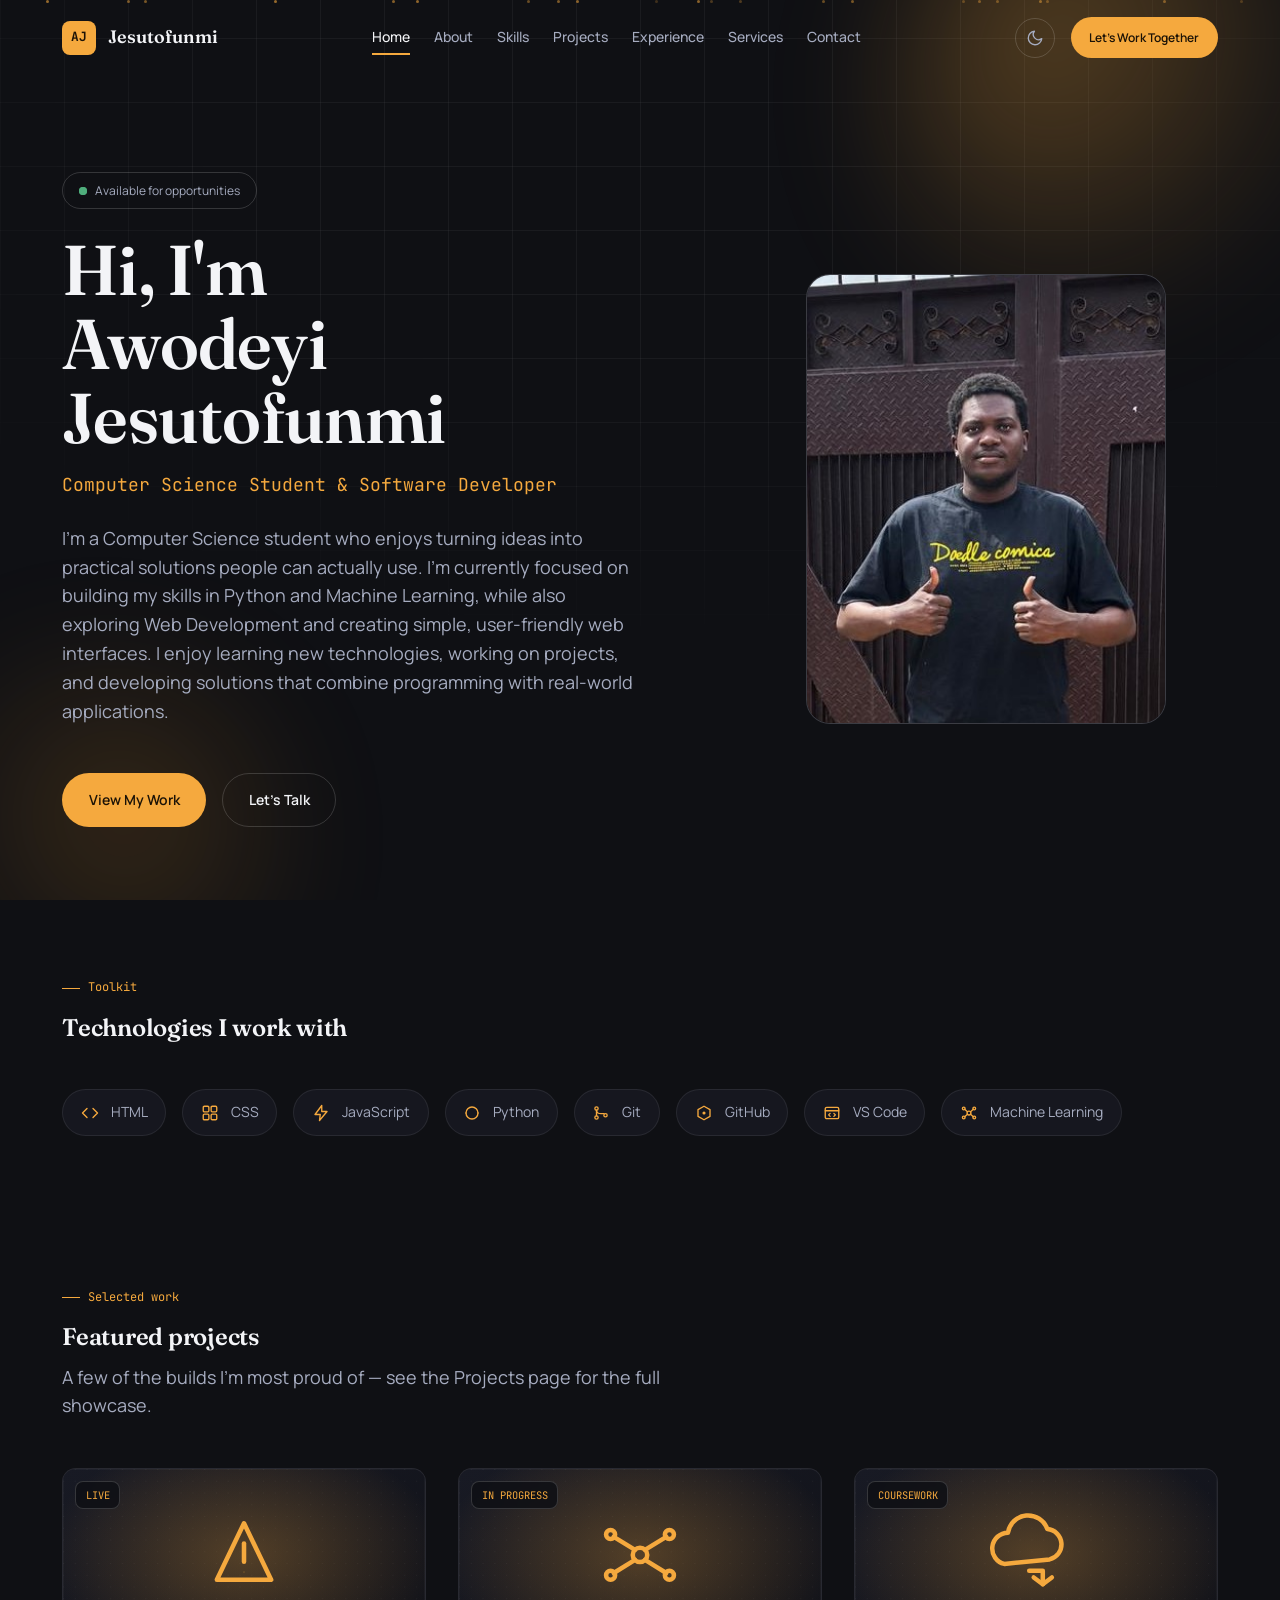
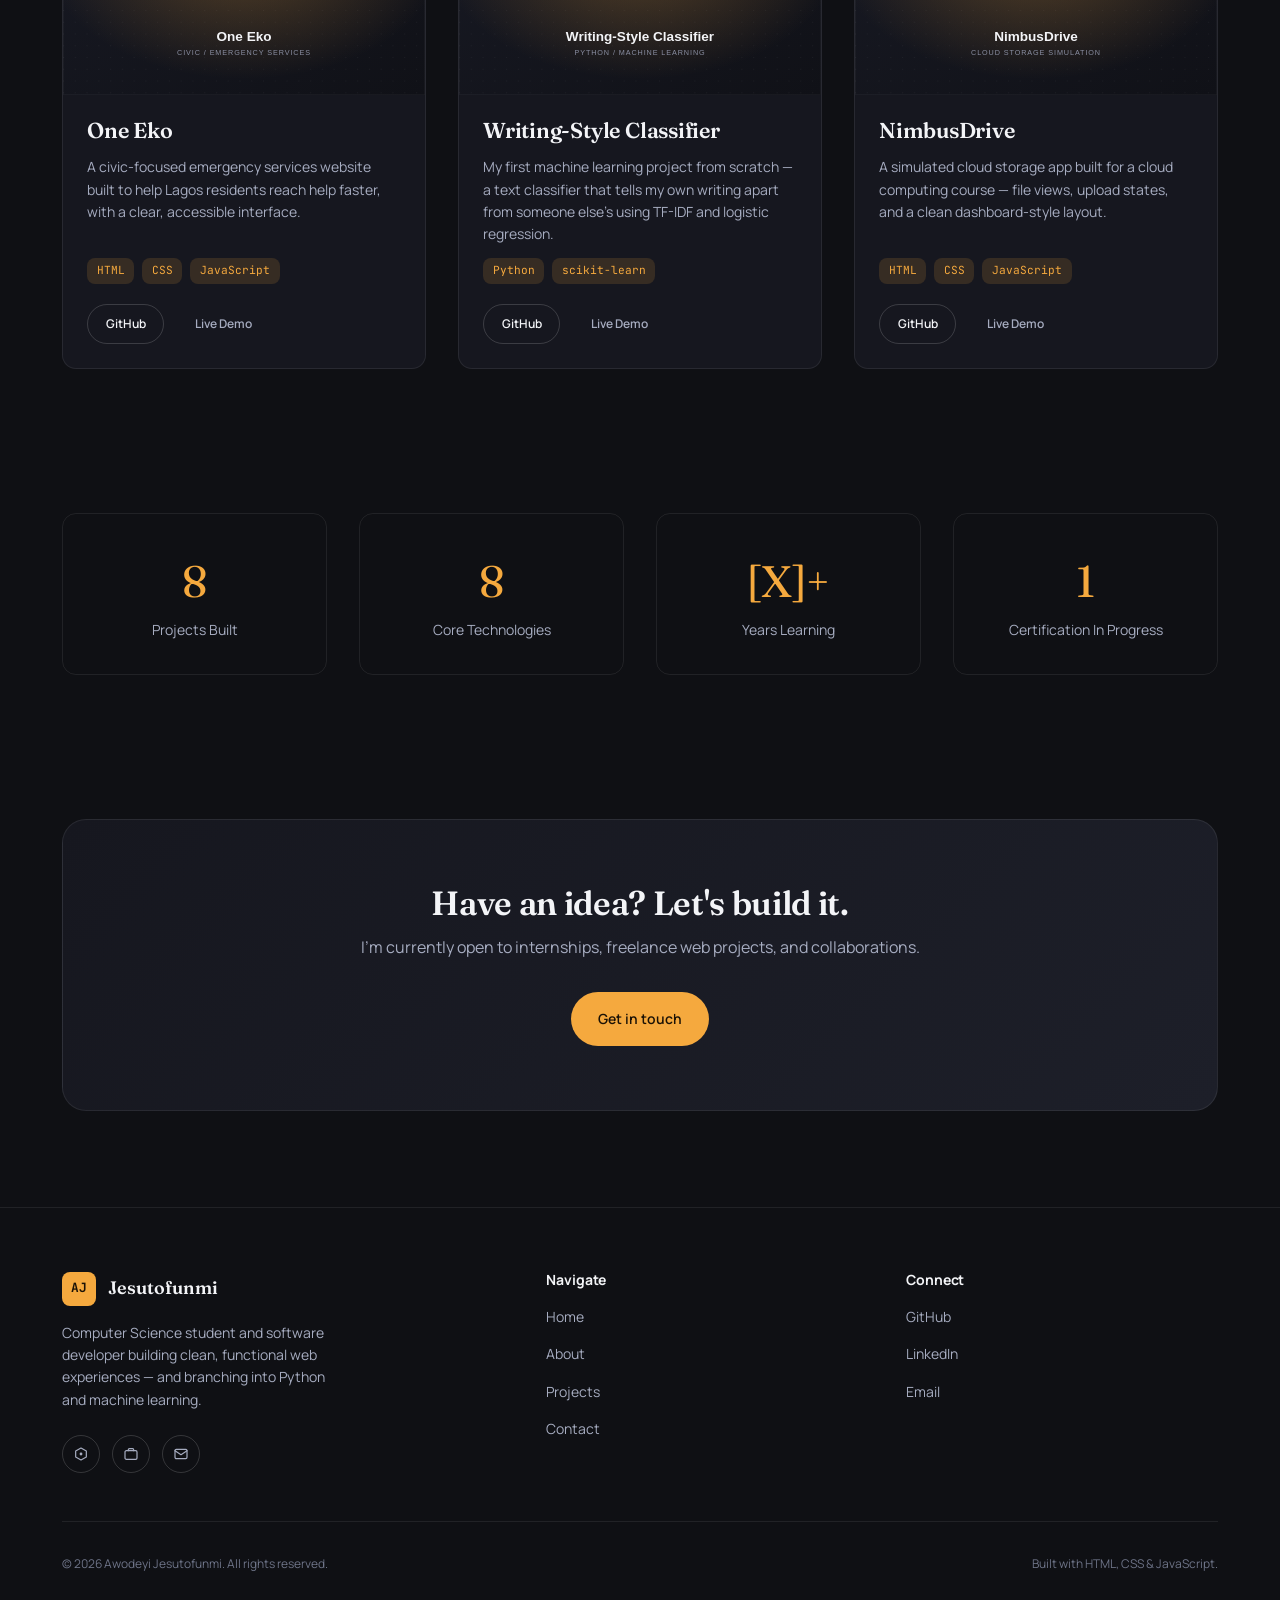
<file: index.html>
<!DOCTYPE html>
<html lang="en">
<head>
  <meta charset="UTF-8" />
  <meta name="viewport" content="width=device-width, initial-scale=1.0" />
  <title>Awodeyi Jesutofunmi — Computer Science Student &amp; Software Developer</title>
  <meta name="description" content="Portfolio of Awodeyi Jesutofunmi, a Computer Science student and software developer building web projects with HTML, CSS, JavaScript and Python." />
  <link rel="icon" type="image/svg+xml" href="images/favicon.svg" />

  <link rel="preconnect" href="https://fonts.googleapis.com" />
  <link rel="preconnect" href="https://fonts.gstatic.com" crossorigin />
  <link href="https://fonts.googleapis.com/css2?family=Fraunces:ital,opsz,wght@0,9..144,500;0,9..144,600;1,9..144,500&family=Manrope:wght@400;500;600;700;800&family=JetBrains+Mono:wght@400;500&display=swap" rel="stylesheet" />
  <link rel="stylesheet" href="css/style.css" />
</head>
<body>
  <a href="#main" class="skip-link">Skip to main content</a>

  <!-- Decorative background layer: grid pattern, gradient blobs, floating particles -->
  <div class="bg-decor" aria-hidden="true">
    <div class="bg-grid"></div>
    <div class="blob blob-1"></div>
    <div class="blob blob-2"></div>
    <div class="particle-field" data-particles></div>
  </div>

  <!-- ============ NAVBAR ============ -->
  <header class="navbar">
    <div class="container nav-inner">
      <a href="index.html" class="logo">
        <span class="logo-mark">AJ</span>
        <span class="logo-name">Jesutofunmi</span>
      </a>

      <nav class="nav-links" id="nav-links" aria-label="Primary">
        <a href="index.html">Home</a>
        <a href="about.html">About</a>
        <a href="skills.html">Skills</a>
        <a href="projects.html">Projects</a>
        <a href="experience.html">Experience</a>
        <a href="services.html">Services</a>
        <a href="contact.html">Contact</a>
      </nav>

      <div class="nav-actions">
        <button class="theme-toggle" type="button" aria-label="Toggle light and dark theme">
          <svg class="icon-moon" viewBox="0 0 24 24" fill="none" stroke="currentColor" stroke-width="1.8" stroke-linecap="round" stroke-linejoin="round" aria-hidden="true"><path d="M21 12.8A9 9 0 1 1 11.2 3a7 7 0 0 0 9.8 9.8Z"/></svg>
          <svg class="icon-sun" viewBox="0 0 24 24" fill="none" stroke="currentColor" stroke-width="1.8" stroke-linecap="round" stroke-linejoin="round" aria-hidden="true"><circle cx="12" cy="12" r="4.2"/><path d="M12 2.5v2.2M12 19.3v2.2M4.2 4.2l1.6 1.6M18.2 18.2l1.6 1.6M2.5 12h2.2M19.3 12h2.2M4.2 19.8l1.6-1.6M18.2 5.8l1.6-1.6"/></svg>
        </button>
        <a href="contact.html" class="btn btn-primary btn-sm nav-cta">
          <span class="nav-cta-full">Let's Work Together</span>
          <span class="nav-cta-short">Contact</span>
        </a>
        <button class="nav-toggle" type="button" aria-label="Open menu" aria-expanded="false" aria-controls="nav-links">
          <span class="nav-toggle-bars"><span></span><span></span><span></span></span>
        </button>
      </div>
    </div>
  </header>

  <main id="main">

    <!-- ============ HERO ============ -->
    <section class="hero container hero-grid">
      <div class="hero-copy reveal">
        <div class="status-pill">
          <span class="status-dot"></span>
          Available for opportunities
        </div>

        <h1 class="hero-title">
          <span class="line">Hi, I'm</span>
          <span class="line">Awodeyi Jesutofunmi</span>
        </h1>
        <p class="hero-role">Computer Science Student &amp; Software Developer</p>

        <p class="hero-intro">
          I'm a Computer Science student who enjoys turning ideas into practical solutions people can actually use. I'm currently focused on building my skills in Python and Machine Learning, while also exploring Web Development and creating simple, user-friendly web interfaces. I enjoy learning new technologies, working on projects, and developing solutions that combine programming with real-world applications.

        </p>

        <div class="hero-ctas">
          <a href="projects.html" class="btn btn-primary">View My Work</a>
          <a href="contact.html" class="btn btn-outline">Let's Talk</a>
        </div>
      </div>

      <div class="hero-visual reveal">
        <div class="hero-photo-frame">
          <span class="hero-frame-corner tl" aria-hidden="true"></span>
          <span class="hero-frame-corner br" aria-hidden="true"></span>
          <img src="images/jaytee.jpeg" alt="Placeholder portrait of Awodeyi Jesutofunmi — replace with a real photo" />
        </div>
      </div>
    </section>

    <!-- ============ TECH STACK ============ -->
    <section class="section section-tight container">
      <div class="section-header reveal">
        <span class="eyebrow">Toolkit</span>
        <h2>Technologies I work with</h2>
      </div>

      <div class="tech-strip reveal-stagger">
        <span class="tech-chip">
          <svg viewBox="0 0 24 24" fill="none" stroke="currentColor" stroke-width="1.8" stroke-linecap="round" stroke-linejoin="round"><polyline points="8 6 2 12 8 18"/><polyline points="16 6 22 12 16 18"/></svg>
          HTML
        </span>
        <span class="tech-chip">
          <svg viewBox="0 0 24 24" fill="none" stroke="currentColor" stroke-width="1.8" stroke-linecap="round" stroke-linejoin="round"><rect x="3" y="3" width="7.5" height="7.5" rx="1.5"/><rect x="13.5" y="3" width="7.5" height="7.5" rx="1.5"/><rect x="13.5" y="13.5" width="7.5" height="7.5" rx="1.5"/><rect x="3" y="13.5" width="7.5" height="7.5" rx="1.5"/></svg>
          CSS
        </span>
        <span class="tech-chip">
          <svg viewBox="0 0 24 24" fill="none" stroke="currentColor" stroke-width="1.8" stroke-linecap="round" stroke-linejoin="round"><polygon points="13 2 4 14 11 14 10 22 20 10 13 10 13 2"/></svg>
          JavaScript
        </span>
        <span class="tech-chip">
          <svg viewBox="0 0 24 24" fill="none" stroke="currentColor" stroke-width="1.8" stroke-linecap="round"><path d="M4 12C4 7.6 7.6 4 12 4s8 3.6 8 8"/><path d="M20 12c0 4.4-3.6 8-8 8s-8-3.6-8-8"/></svg>
          Python
        </span>
        <span class="tech-chip">
          <svg viewBox="0 0 24 24" fill="none" stroke="currentColor" stroke-width="1.8" stroke-linecap="round" stroke-linejoin="round"><circle cx="6" cy="6" r="2.2"/><circle cx="6" cy="18" r="2.2"/><circle cx="18" cy="15" r="2.2"/><line x1="6" y1="8.2" x2="6" y2="15.8"/><path d="M6 8.5c0 3.5 2.8 4.3 6.2 4.3H16"/></svg>
          Git
        </span>
        <span class="tech-chip">
          <svg viewBox="0 0 24 24" fill="none" stroke="currentColor" stroke-width="1.8" stroke-linejoin="round"><polygon points="12 3 20 7.5 20 16.5 12 21 4 16.5 4 7.5"/><circle cx="12" cy="12" r="2.1" fill="currentColor" stroke="none"/></svg>
          GitHub
        </span>
        <span class="tech-chip">
          <svg viewBox="0 0 24 24" fill="none" stroke="currentColor" stroke-width="1.8" stroke-linecap="round" stroke-linejoin="round"><rect x="3" y="4.5" width="18" height="15" rx="2"/><line x1="3" y1="9" x2="21" y2="9"/><polyline points="9.5 12.5 7.5 14.5 9.5 16.5"/><polyline points="14.5 12.5 16.5 14.5 14.5 16.5"/></svg>
          VS Code
        </span>
        <span class="tech-chip">
          <svg viewBox="0 0 24 24" fill="none" stroke="currentColor" stroke-width="1.8" stroke-linecap="round"><circle cx="12" cy="12" r="2.6"/><circle cx="5" cy="6" r="1.8"/><circle cx="19" cy="6" r="1.8"/><circle cx="5" cy="18" r="1.8"/><circle cx="19" cy="18" r="1.8"/><line x1="10" y1="10.5" x2="6.3" y2="7"/><line x1="14" y1="10.5" x2="17.7" y2="7"/><line x1="10" y1="13.5" x2="6.3" y2="17"/><line x1="14" y1="13.5" x2="17.7" y2="17"/></svg>
          Machine Learning
        </span>
      </div>
    </section>

    <!-- ============ FEATURED PROJECTS ============ -->
    <section class="section container">
      <div class="section-header reveal">
        <span class="eyebrow">Selected work</span>
        <h2>Featured projects</h2>
        <p>A few of the builds I'm most proud of — see the Projects page for the full showcase.</p>
      </div>

      <div class="project-grid reveal-stagger">
        <article class="project-card">
          <div class="project-thumb">
            <span class="project-status">LIVE</span>
            <img src="images/projects/one-eko.svg" alt="One Eko project thumbnail" />
          </div>
          <div class="project-body">
            <h3>One Eko</h3>
            <p>A civic-focused emergency services website built to help Lagos residents reach help faster, with a clear, accessible interface.</p>
            <div class="project-tags">
              <span class="tag">HTML</span>
              <span class="tag">CSS</span>
              <span class="tag">JavaScript</span>
            </div>
            <div class="project-links">
              <a href="#" class="btn btn-outline btn-sm">GitHub</a>
              <a href="#" class="btn btn-ghost btn-sm">Live Demo</a>
            </div>
          </div>
        </article>

        <article class="project-card">
          <div class="project-thumb">
            <span class="project-status">IN PROGRESS</span>
            <img src="images/projects/writing-classifier.svg" alt="Writing-style classifier project thumbnail" />
          </div>
          <div class="project-body">
            <h3>Writing-Style Classifier</h3>
            <p>My first machine learning project from scratch — a text classifier that tells my own writing apart from someone else's using TF-IDF and logistic regression.</p>
            <div class="project-tags">
              <span class="tag">Python</span>
              <span class="tag">scikit-learn</span>
            </div>
            <div class="project-links">
              <a href="#" class="btn btn-outline btn-sm">GitHub</a>
              <a href="#" class="btn btn-ghost btn-sm">Live Demo</a>
            </div>
          </div>
        </article>

        <article class="project-card">
          <div class="project-thumb">
            <span class="project-status">COURSEWORK</span>
            <img src="images/projects/nimbusdrive.svg" alt="NimbusDrive project thumbnail" />
          </div>
          <div class="project-body">
            <h3>NimbusDrive</h3>
            <p>A simulated cloud storage app built for a cloud computing course — file views, upload states, and a clean dashboard-style layout.</p>
            <div class="project-tags">
              <span class="tag">HTML</span>
              <span class="tag">CSS</span>
              <span class="tag">JavaScript</span>
            </div>
            <div class="project-links">
              <a href="#" class="btn btn-outline btn-sm">GitHub</a>
              <a href="#" class="btn btn-ghost btn-sm">Live Demo</a>
            </div>
          </div>
        </article>
      </div>
    </section>

    <!-- ============ STATS ============ -->
    <section class="section-tight container">
      <div class="stats-grid reveal-stagger">
        <div class="stat">
          <span class="stat-num">8</span>
          <span class="stat-label">Projects Built</span>
        </div>
        <div class="stat">
          <span class="stat-num">8</span>
          <span class="stat-label">Core Technologies</span>
        </div>
        <div class="stat">
          <!-- Update this number to how long you've actually been learning to code -->
          <span class="stat-num">[X]+</span>
          <span class="stat-label">Years Learning</span>
        </div>
        <div class="stat">
          <span class="stat-num">1</span>
          <span class="stat-label">Certification In Progress</span>
        </div>
      </div>
    </section>

    <!-- ============ CTA BANNER ============ -->
    <section class="section container">
      <div class="cta-banner reveal">
        <h2>Have an idea? Let's build it.</h2>
        <p>I'm currently open to internships, freelance web projects, and collaborations.</p>
        <a href="contact.html" class="btn btn-primary">Get in touch</a>
      </div>
    </section>

  </main>

  <!-- ============ FOOTER ============ -->
  <footer class="site-footer">
    <div class="container">
      <div class="footer-top">
        <div class="footer-brand">
          <a href="index.html" class="logo">
            <span class="logo-mark">AJ</span>
            <span class="logo-name">Jesutofunmi</span>
          </a>
          <p>Computer Science student and software developer building clean, functional web experiences — and branching into Python and machine learning.</p>
          <div class="footer-social" style="margin-top: 1.5rem;">
            <a href="#" aria-label="GitHub profile">
              <svg viewBox="0 0 24 24" fill="none" stroke="currentColor" stroke-width="1.8" stroke-linejoin="round"><polygon points="12 3 20 7.5 20 16.5 12 21 4 16.5 4 7.5"/><circle cx="12" cy="12" r="2.1" fill="currentColor" stroke="none"/></svg>
            </a>
            <a href="#" aria-label="LinkedIn profile">
              <svg viewBox="0 0 24 24" fill="none" stroke="currentColor" stroke-width="1.8" stroke-linecap="round" stroke-linejoin="round"><rect x="3" y="7" width="18" height="13" rx="2"/><path d="M8 7V5.5A1.5 1.5 0 0 1 9.5 4h5A1.5 1.5 0 0 1 16 5.5V7"/></svg>
            </a>
            <a href="contact.html" aria-label="Contact by email">
              <svg viewBox="0 0 24 24" fill="none" stroke="currentColor" stroke-width="1.8" stroke-linecap="round" stroke-linejoin="round"><rect x="3" y="5" width="18" height="14" rx="2"/><polyline points="3 7 12 13 21 7"/></svg>
            </a>
          </div>
        </div>

        <div class="footer-col">
          <h4>Navigate</h4>
          <ul>
            <li><a href="index.html">Home</a></li>
            <li><a href="about.html">About</a></li>
            <li><a href="projects.html">Projects</a></li>
            <li><a href="contact.html">Contact</a></li>
          </ul>
        </div>

        <div class="footer-col">
          <h4>Connect</h4>
          <ul>
            <li><a href="#">GitHub</a></li>
            <li><a href="#">LinkedIn</a></li>
            <li><a href="contact.html">Email</a></li>
          </ul>
        </div>
      </div>

      <div class="footer-bottom">
        <span>&copy; <span data-year></span> Awodeyi Jesutofunmi. All rights reserved.</span>
        <span>Built with HTML, CSS &amp; JavaScript.</span>
      </div>
    </div>
  </footer>

  <button class="back-to-top" type="button" aria-label="Back to top">
    <svg viewBox="0 0 24 24" fill="none" stroke="currentColor" stroke-width="1.8" stroke-linecap="round" stroke-linejoin="round"><line x1="12" y1="19" x2="12" y2="5"/><polyline points="5 12 12 5 19 12"/></svg>
  </button>

  <script src="js/script.js"></script>
</body>
</html>
</file>
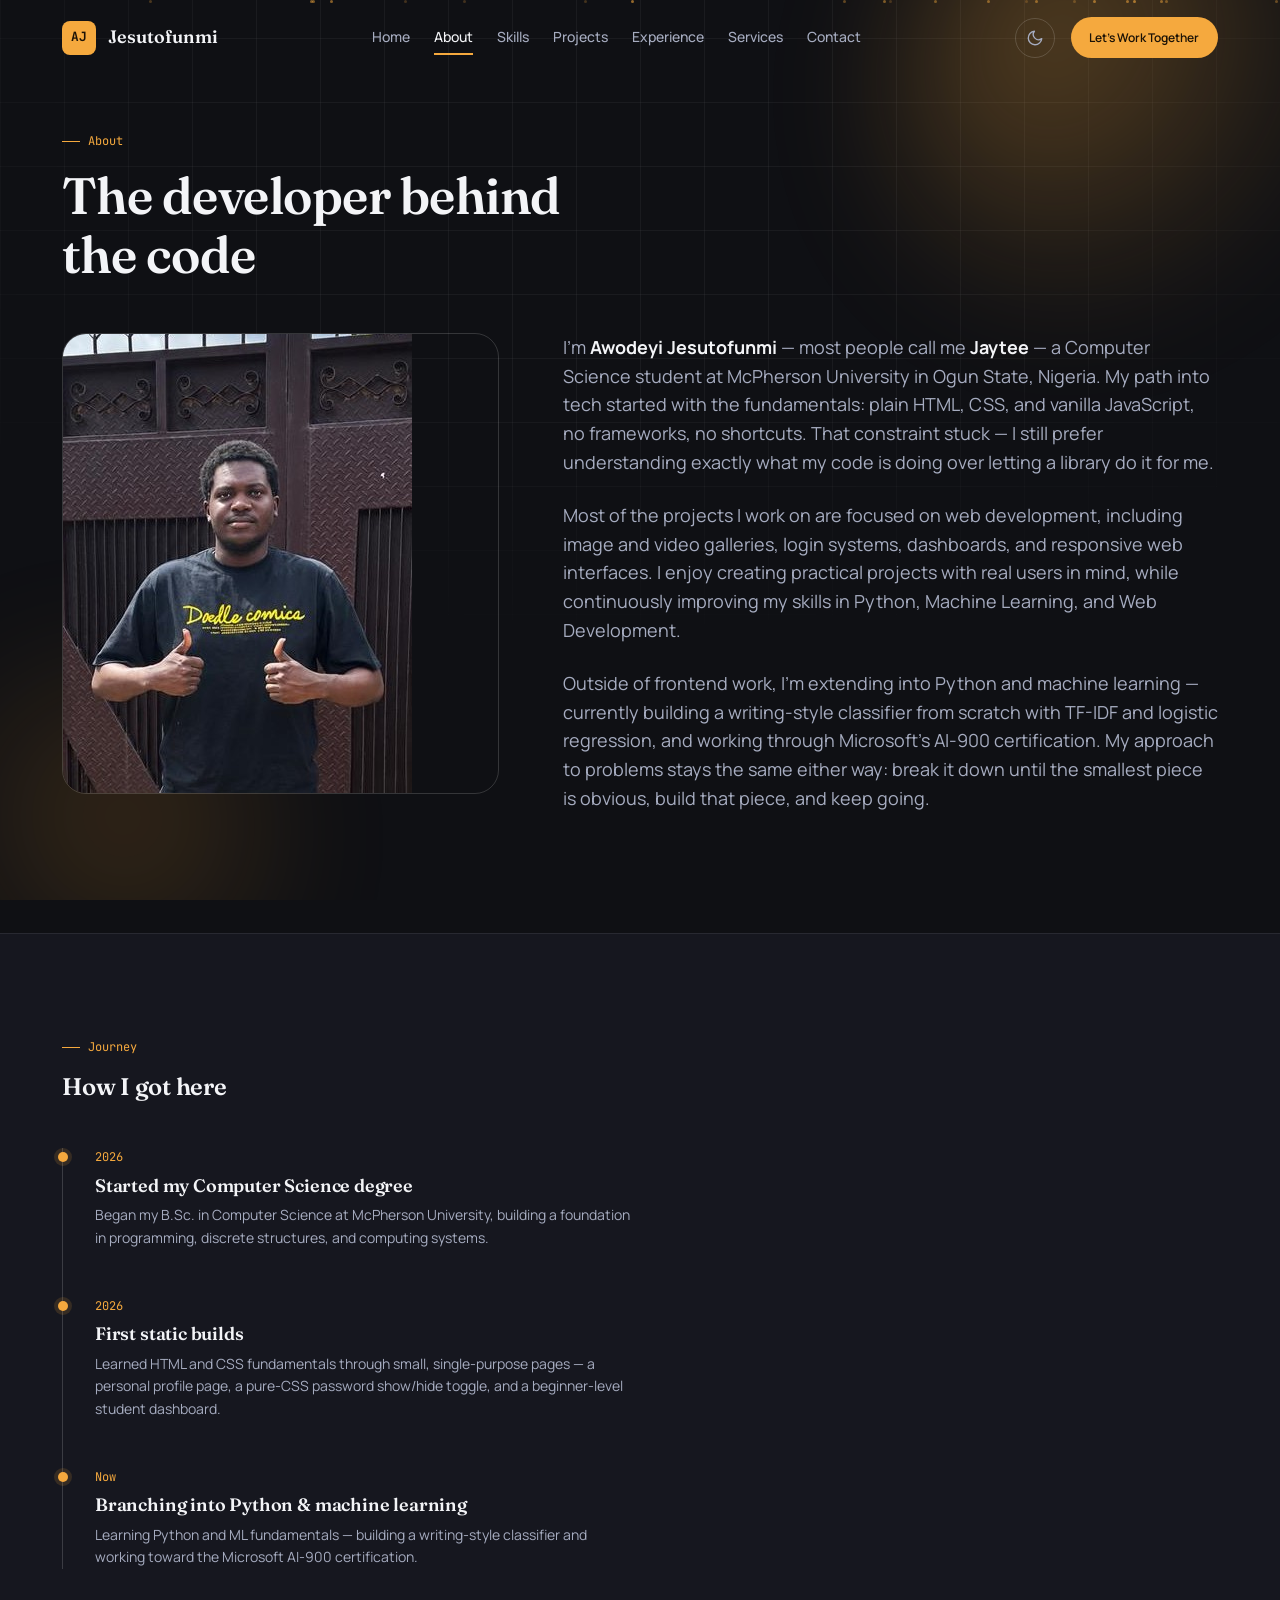
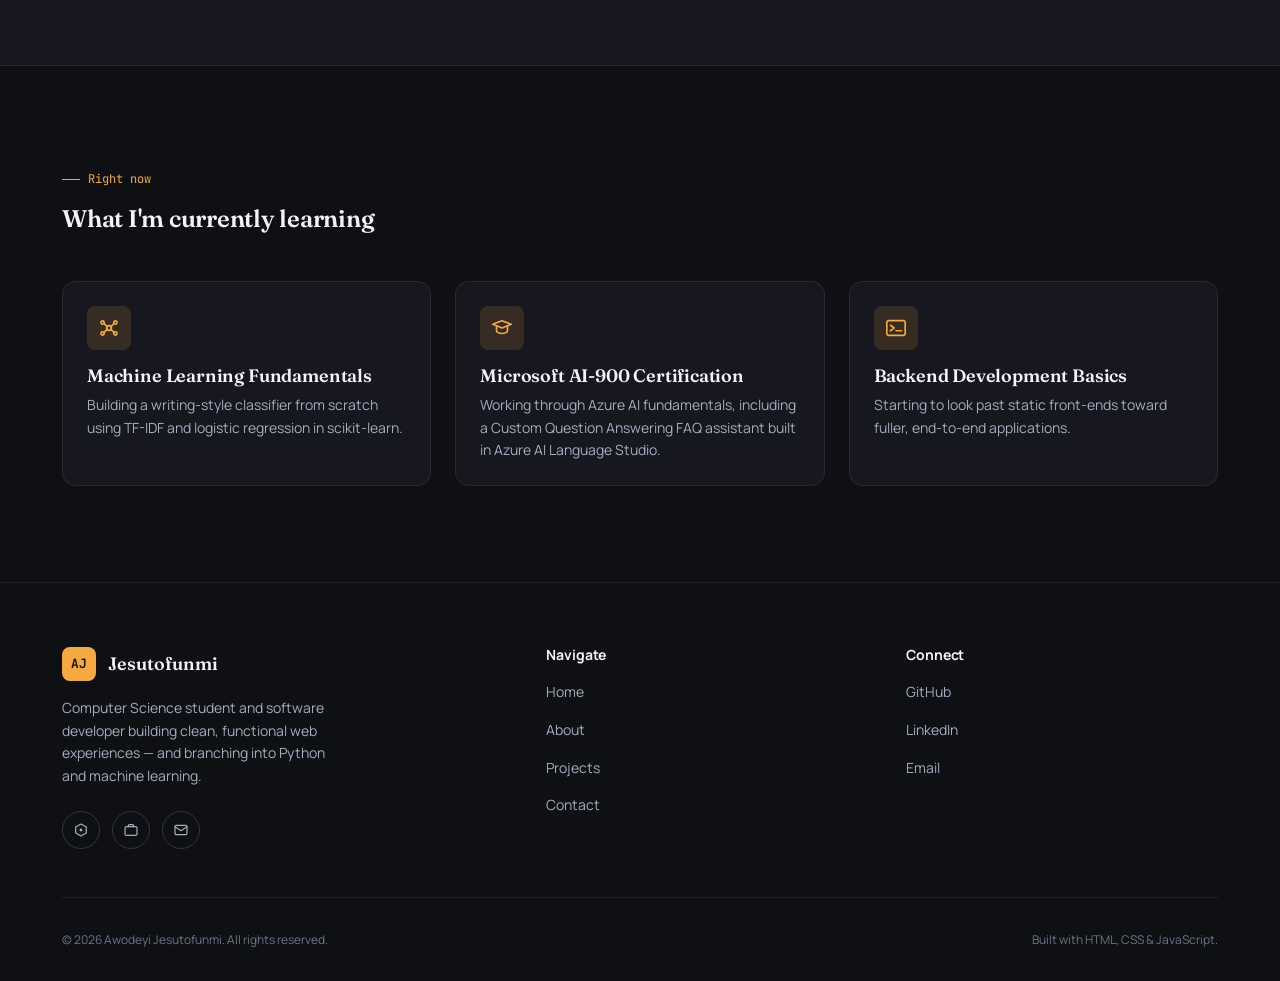
<file: about.html>
<!DOCTYPE html>
<html lang="en">
<head>
  <meta charset="UTF-8" />
  <meta name="viewport" content="width=device-width, initial-scale=1.0" />
  <title>About — Awodeyi Jesutofunmi</title>
  <meta name="description" content="Learn about Awodeyi Jesutofunmi's journey into Computer Science and software development." />
  <link rel="icon" type="image/svg+xml" href="images/favicon.svg" />

  <link rel="preconnect" href="https://fonts.googleapis.com" />
  <link rel="preconnect" href="https://fonts.gstatic.com" crossorigin />
  <link href="https://fonts.googleapis.com/css2?family=Fraunces:ital,opsz,wght@0,9..144,500;0,9..144,600;1,9..144,500&family=Manrope:wght@400;500;600;700;800&family=JetBrains+Mono:wght@400;500&display=swap" rel="stylesheet" />
  <link rel="stylesheet" href="css/style.css" />
</head>
<body>
  <a href="#main" class="skip-link">Skip to main content</a>

  <div class="bg-decor" aria-hidden="true">
    <div class="bg-grid"></div>
    <div class="blob blob-1"></div>
    <div class="blob blob-2"></div>
    <div class="particle-field" data-particles></div>
  </div>

  <!-- ============ NAVBAR ============ -->
  <header class="navbar">
    <div class="container nav-inner">
      <a href="index.html" class="logo">
        <span class="logo-mark">AJ</span>
        <span class="logo-name">Jesutofunmi</span>
      </a>

      <nav class="nav-links" id="nav-links" aria-label="Primary">
        <a href="index.html">Home</a>
        <a href="about.html">About</a>
        <a href="skills.html">Skills</a>
        <a href="projects.html">Projects</a>
        <a href="experience.html">Experience</a>
        <a href="services.html">Services</a>
        <a href="contact.html">Contact</a>
      </nav>

      <div class="nav-actions">
        <button class="theme-toggle" type="button" aria-label="Toggle light and dark theme">
          <svg class="icon-moon" viewBox="0 0 24 24" fill="none" stroke="currentColor" stroke-width="1.8" stroke-linecap="round" stroke-linejoin="round" aria-hidden="true"><path d="M21 12.8A9 9 0 1 1 11.2 3a7 7 0 0 0 9.8 9.8Z"/></svg>
          <svg class="icon-sun" viewBox="0 0 24 24" fill="none" stroke="currentColor" stroke-width="1.8" stroke-linecap="round" stroke-linejoin="round" aria-hidden="true"><circle cx="12" cy="12" r="4.2"/><path d="M12 2.5v2.2M12 19.3v2.2M4.2 4.2l1.6 1.6M18.2 18.2l1.6 1.6M2.5 12h2.2M19.3 12h2.2M4.2 19.8l1.6-1.6M18.2 5.8l1.6-1.6"/></svg>
        </button>
        <a href="contact.html" class="btn btn-primary btn-sm nav-cta">
          <span class="nav-cta-full">Let's Work Together</span>
          <span class="nav-cta-short">Contact</span>
        </a>
        <button class="nav-toggle" type="button" aria-label="Open menu" aria-expanded="false" aria-controls="nav-links">
          <span class="nav-toggle-bars"><span></span><span></span><span></span></span>
        </button>
      </div>
    </div>
  </header>

  <main id="main">

    <!-- ============ PAGE HEADER ============ -->
    <section class="section container" style="padding-top: calc(var(--nav-height) + var(--space-7));">
      <div class="section-header reveal">
        <span class="eyebrow">About</span>
        <h1 class="page-title">The developer behind the code</h1>
      </div>

      <div class="about-grid">
        <div class="about-photo reveal">
          <img src="images/jaytee.jpeg" alt="Placeholder portrait of Awodeyi Jesutofunmi — replace with a real photo" />
        </div>

        <div class="about-copy reveal">
          <p>
            I'm <strong>Awodeyi Jesutofunmi</strong> — most people call me
            <strong>Jaytee</strong> — a Computer Science student at McPherson
            University in Ogun State, Nigeria. My path into tech started with
            the fundamentals: plain HTML, CSS, and vanilla JavaScript, no
            frameworks, no shortcuts. That constraint stuck — I still prefer
            understanding exactly what my code is doing over letting a
            library do it for me.
          </p>
          <p>
           Most of the projects I work on are focused on web development, including image and video galleries, login systems, dashboards, and responsive web interfaces. I enjoy creating practical projects with real users in mind, while continuously improving my skills in Python, Machine Learning, and Web Development.

          </p>
          <p>
            Outside of frontend work, I'm extending into Python and machine
            learning — currently building a writing-style classifier from
            scratch with TF-IDF and logistic regression, and working through
            Microsoft's AI-900 certification. My approach to problems stays
            the same either way: break it down until the smallest piece is
            obvious, build that piece, and keep going.
          </p>
          <p>
            <!-- Add a line or two here about your interests outside of code if you'd like — hobbies, causes, or anything else that shows more of who you are. -->
          </p>
        </div>
      </div>
    </section>

    <!-- ============ JOURNEY TIMELINE ============ -->
    <section class="section alt-surface">
      <div class="container">
        <div class="section-header reveal">
          <span class="eyebrow">Journey</span>
          <h2>How I got here</h2>
        </div>

        <div class="timeline reveal-stagger">
          <div class="timeline-item">
            <span class="timeline-date">2026</span>
            <h3>Started my Computer Science degree</h3>
            <p>Began my B.Sc. in Computer Science at McPherson University, building a foundation in programming, discrete structures, and computing systems.</p>
          </div>
          <div class="timeline-item">
            <span class="timeline-date">2026</span>
            <h3>First static builds</h3>
            <p>Learned HTML and CSS fundamentals through small, single-purpose pages — a personal profile page, a pure-CSS password show/hide toggle, and a beginner-level student dashboard.</p>
          </div>
                   
          <div class="timeline-item">
            <span class="timeline-date">Now</span>
            <h3>Branching into Python &amp; machine learning</h3>
            <p>Learning Python and ML fundamentals — building a writing-style classifier and working toward the Microsoft AI-900 certification.</p>
          </div>
        </div>
      </div>
    </section>

    <!-- ============ CURRENTLY LEARNING ============ -->
    <section class="section container">
      <div class="section-header reveal">
        <span class="eyebrow">Right now</span>
        <h2>What I'm currently learning</h2>
      </div>

      <div class="learning-grid reveal-stagger">
        <div class="card learning-card">
          <div class="icon-badge">
            <svg viewBox="0 0 24 24" fill="none" stroke="currentColor" stroke-width="1.8" stroke-linecap="round"><circle cx="12" cy="12" r="2.6"/><circle cx="5" cy="6" r="1.8"/><circle cx="19" cy="6" r="1.8"/><circle cx="5" cy="18" r="1.8"/><circle cx="19" cy="18" r="1.8"/><line x1="10" y1="10.5" x2="6.3" y2="7"/><line x1="14" y1="10.5" x2="17.7" y2="7"/><line x1="10" y1="13.5" x2="6.3" y2="17"/><line x1="14" y1="13.5" x2="17.7" y2="17"/></svg>
          </div>
          <h3>Machine Learning Fundamentals</h3>
          <p>Building a writing-style classifier from scratch using TF-IDF and logistic regression in scikit-learn.</p>
        </div>
        <div class="card learning-card">
          <div class="icon-badge">
            <svg viewBox="0 0 24 24" fill="none" stroke="currentColor" stroke-width="1.8" stroke-linecap="round" stroke-linejoin="round"><path d="M2 8l10-4 10 4-10 4-10-4z"/><path d="M6 10.5V15c0 1.5 2.5 3 6 3s6-1.5 6-3v-4.5"/></svg>
          </div>
          <h3>Microsoft AI-900 Certification</h3>
          <p>Working through Azure AI fundamentals, including a Custom Question Answering FAQ assistant built in Azure AI Language Studio.</p>
        </div>
        <div class="card learning-card">
          <div class="icon-badge">
            <svg viewBox="0 0 24 24" fill="none" stroke="currentColor" stroke-width="1.8" stroke-linecap="round" stroke-linejoin="round"><rect x="2" y="4" width="20" height="16" rx="2"/><polyline points="6 9 10 12 6 15"/><line x1="12" y1="15" x2="18" y2="15"/></svg>
          </div>
          <h3>Backend Development Basics</h3>
          <p>Starting to look past static front-ends toward fuller, end-to-end applications.</p>
        </div>
      </div>
    </section>

  </main>

  <!-- ============ FOOTER ============ -->
  <footer class="site-footer">
    <div class="container">
      <div class="footer-top">
        <div class="footer-brand">
          <a href="index.html" class="logo">
            <span class="logo-mark">AJ</span>
            <span class="logo-name">Jesutofunmi</span>
          </a>
          <p>Computer Science student and software developer building clean, functional web experiences — and branching into Python and machine learning.</p>
          <div class="footer-social" style="margin-top: 1.5rem;">
            <a href="#" aria-label="GitHub profile">
              <svg viewBox="0 0 24 24" fill="none" stroke="currentColor" stroke-width="1.8" stroke-linejoin="round"><polygon points="12 3 20 7.5 20 16.5 12 21 4 16.5 4 7.5"/><circle cx="12" cy="12" r="2.1" fill="currentColor" stroke="none"/></svg>
            </a>
            <a href="#" aria-label="LinkedIn profile">
              <svg viewBox="0 0 24 24" fill="none" stroke="currentColor" stroke-width="1.8" stroke-linecap="round" stroke-linejoin="round"><rect x="3" y="7" width="18" height="13" rx="2"/><path d="M8 7V5.5A1.5 1.5 0 0 1 9.5 4h5A1.5 1.5 0 0 1 16 5.5V7"/></svg>
            </a>
            <a href="contact.html" aria-label="Contact by email">
              <svg viewBox="0 0 24 24" fill="none" stroke="currentColor" stroke-width="1.8" stroke-linecap="round" stroke-linejoin="round"><rect x="3" y="5" width="18" height="14" rx="2"/><polyline points="3 7 12 13 21 7"/></svg>
            </a>
          </div>
        </div>

        <div class="footer-col">
          <h4>Navigate</h4>
          <ul>
            <li><a href="index.html">Home</a></li>
            <li><a href="about.html">About</a></li>
            <li><a href="projects.html">Projects</a></li>
            <li><a href="contact.html">Contact</a></li>
          </ul>
        </div>

        <div class="footer-col">
          <h4>Connect</h4>
          <ul>
            <li><a href="#">GitHub</a></li>
            <li><a href="#">LinkedIn</a></li>
            <li><a href="contact.html">Email</a></li>
          </ul>
        </div>
      </div>

      <div class="footer-bottom">
        <span>&copy; <span data-year></span> Awodeyi Jesutofunmi. All rights reserved.</span>
        <span>Built with HTML, CSS &amp; JavaScript.</span>
      </div>
    </div>
  </footer>

  <button class="back-to-top" type="button" aria-label="Back to top">
    <svg viewBox="0 0 24 24" fill="none" stroke="currentColor" stroke-width="1.8" stroke-linecap="round" stroke-linejoin="round"><line x1="12" y1="19" x2="12" y2="5"/><polyline points="5 12 12 5 19 12"/></svg>
  </button>

  <script src="js/script.js"></script>
</body>
</html>
</file>
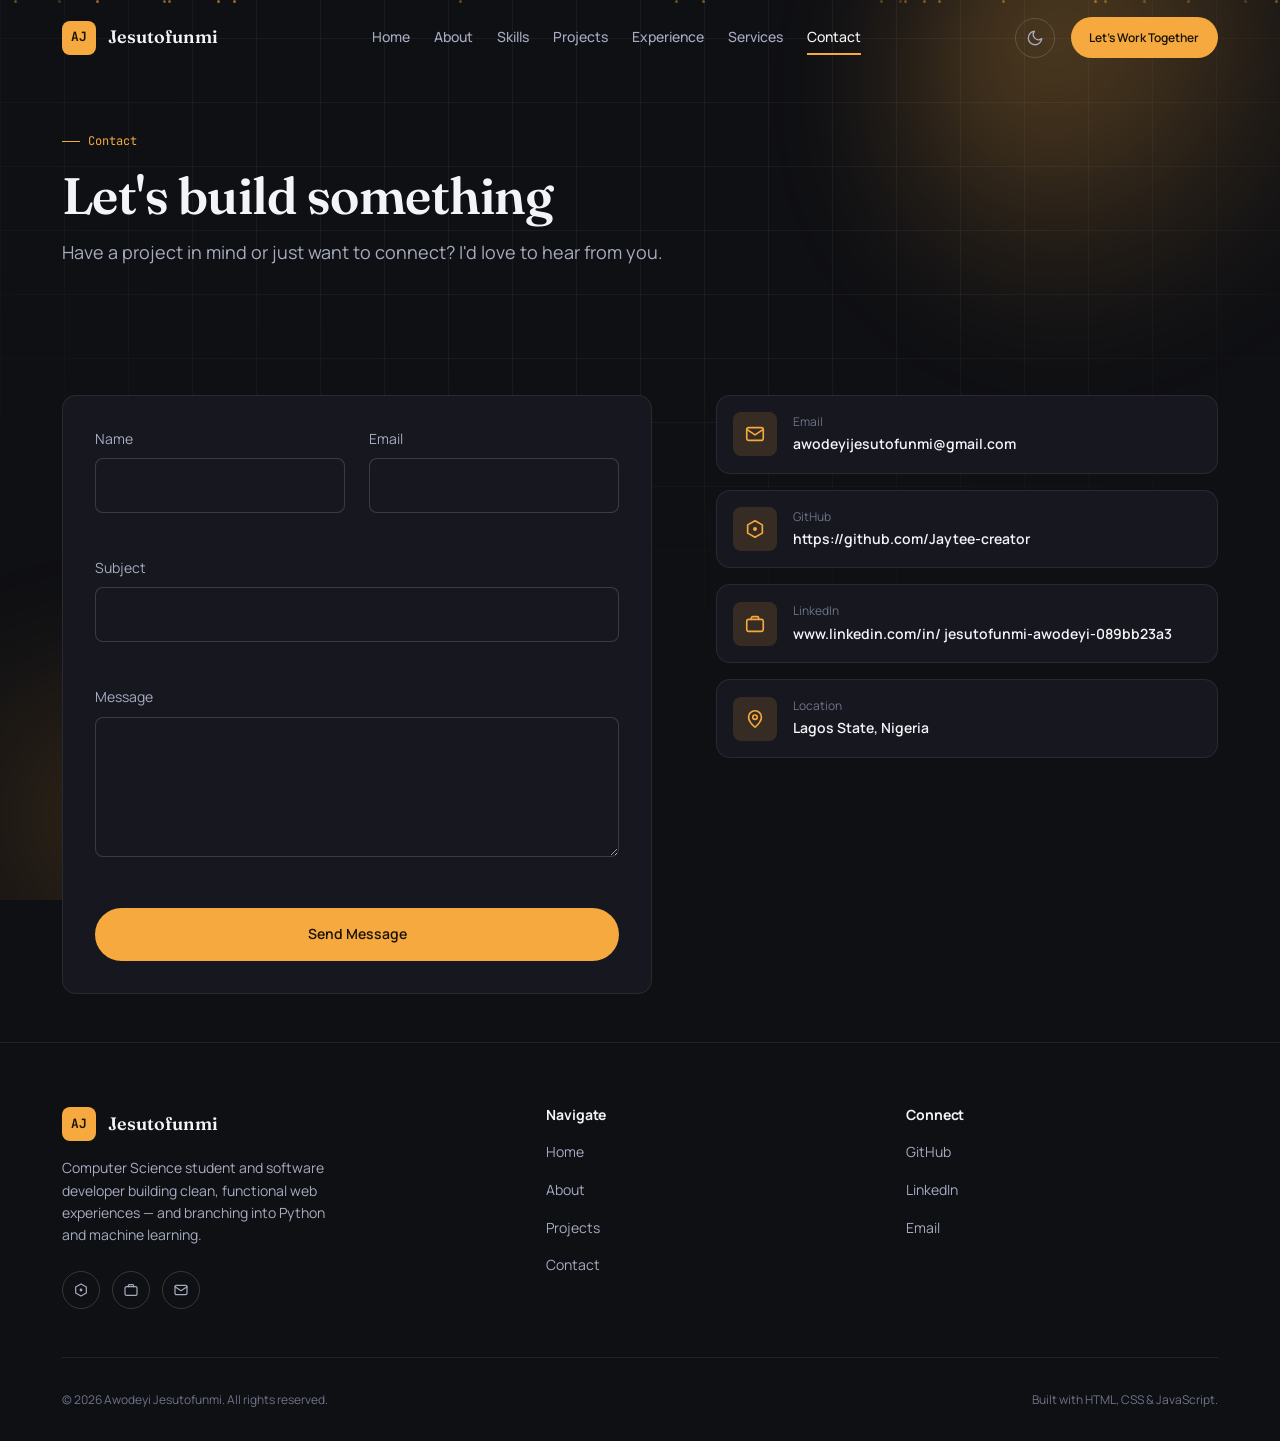
<file: contact.html>
<!DOCTYPE html>
<html lang="en">
<head>
  <meta charset="UTF-8" />
  <meta name="viewport" content="width=device-width, initial-scale=1.0" />
  <title>Contact — Awodeyi Jesutofunmi</title>
  <meta name="description" content="Get in touch with Awodeyi Jesutofunmi for freelance web development, internships, or collaborations." />
  <link rel="icon" type="image/svg+xml" href="images/favicon.svg" />

  <link rel="preconnect" href="https://fonts.googleapis.com" />
  <link rel="preconnect" href="https://fonts.gstatic.com" crossorigin />
  <link href="https://fonts.googleapis.com/css2?family=Fraunces:ital,opsz,wght@0,9..144,500;0,9..144,600;1,9..144,500&family=Manrope:wght@400;500;600;700;800&family=JetBrains+Mono:wght@400;500&display=swap" rel="stylesheet" />
  <link rel="stylesheet" href="css/style.css" />
</head>
<body>
  <a href="#main" class="skip-link">Skip to main content</a>

  <div class="bg-decor" aria-hidden="true">
    <div class="bg-grid"></div>
    <div class="blob blob-1"></div>
    <div class="blob blob-2"></div>
    <div class="particle-field" data-particles></div>
  </div>

  <!-- ============ NAVBAR ============ -->
  <header class="navbar">
    <div class="container nav-inner">
      <a href="index.html" class="logo">
        <span class="logo-mark">AJ</span>
        <span class="logo-name">Jesutofunmi</span>
      </a>

      <nav class="nav-links" id="nav-links" aria-label="Primary">
        <a href="index.html">Home</a>
        <a href="about.html">About</a>
        <a href="skills.html">Skills</a>
        <a href="projects.html">Projects</a>
        <a href="experience.html">Experience</a>
        <a href="services.html">Services</a>
        <a href="contact.html">Contact</a>
      </nav>

      <div class="nav-actions">
        <button class="theme-toggle" type="button" aria-label="Toggle light and dark theme">
          <svg class="icon-moon" viewBox="0 0 24 24" fill="none" stroke="currentColor" stroke-width="1.8" stroke-linecap="round" stroke-linejoin="round" aria-hidden="true"><path d="M21 12.8A9 9 0 1 1 11.2 3a7 7 0 0 0 9.8 9.8Z"/></svg>
          <svg class="icon-sun" viewBox="0 0 24 24" fill="none" stroke="currentColor" stroke-width="1.8" stroke-linecap="round" stroke-linejoin="round" aria-hidden="true"><circle cx="12" cy="12" r="4.2"/><path d="M12 2.5v2.2M12 19.3v2.2M4.2 4.2l1.6 1.6M18.2 18.2l1.6 1.6M2.5 12h2.2M19.3 12h2.2M4.2 19.8l1.6-1.6M18.2 5.8l1.6-1.6"/></svg>
        </button>
        <a href="contact.html" class="btn btn-primary btn-sm nav-cta">
          <span class="nav-cta-full">Let's Work Together</span>
          <span class="nav-cta-short">Contact</span>
        </a>
        <button class="nav-toggle" type="button" aria-label="Open menu" aria-expanded="false" aria-controls="nav-links">
          <span class="nav-toggle-bars"><span></span><span></span><span></span></span>
        </button>
      </div>
    </div>
  </header>

  <main id="main">

    <!-- ============ PAGE HEADER ============ -->
    <section class="section container" style="padding-top: calc(var(--nav-height) + var(--space-7)); padding-bottom: var(--space-6);">
      <div class="section-header reveal">
        <span class="eyebrow">Contact</span>
        <h1 class="page-title">Let's build something</h1>
        <p>Have a project in mind or just want to connect? I'd love to hear from you.</p>
      </div>
    </section>

    <!-- ============ CONTACT GRID ============ -->
    <section class="section-tight container">
      <div class="contact-grid">

        <div class="card reveal">
          <div id="form-status" class="form-status" role="status" aria-live="polite"></div>

          <form id="contact-form" novalidate>
            <div class="form-row">
              <div class="form-group">
                <label for="name">Name</label>
                <input class="form-control" type="text" id="name" name="name" autocomplete="name" required />
                <p class="form-error" id="name-error"></p>
              </div>
              <div class="form-group">
                <label for="email">Email</label>
                <input class="form-control" type="email" id="email" name="email" autocomplete="email" required />
                <p class="form-error" id="email-error"></p>
              </div>
            </div>

            <div class="form-group">
              <label for="subject">Subject</label>
              <input class="form-control" type="text" id="subject" name="subject" required />
              <p class="form-error" id="subject-error"></p>
            </div>

            <div class="form-group">
              <label for="message">Message</label>
              <textarea class="form-control" id="message" name="message" required></textarea>
              <p class="form-error" id="message-error"></p>
            </div>

            <button type="submit" class="btn btn-primary btn-block">Send Message</button>
          </form>
        </div>

        <div class="reveal">
          <div class="contact-info-list">
            <div class="card contact-info-item">
              <div class="icon-badge">
                <svg viewBox="0 0 24 24" fill="none" stroke="currentColor" stroke-width="1.8" stroke-linecap="round" stroke-linejoin="round"><rect x="3" y="5" width="18" height="14" rx="2"/><polyline points="3 7 12 13 21 7"/></svg>
              </div>
              <div>
                <span>Email</span>
                <!-- Replace with your real email address -->
                <strong>awodeyijesutofunmi@gmail.com</strong>
              </div>
            </div>

            <div class="card contact-info-item">
              <div class="icon-badge">
                <svg viewBox="0 0 24 24" fill="none" stroke="currentColor" stroke-width="1.8" stroke-linejoin="round"><polygon points="12 3 20 7.5 20 16.5 12 21 4 16.5 4 7.5"/><circle cx="12" cy="12" r="2.1" fill="currentColor" stroke="none"/></svg>
              </div>
              <div>
                <span>GitHub</span>
                <!-- Replace with your real GitHub username -->
                <strong>https://github.com/Jaytee-creator</strong>
              </div>
            </div>

            <div class="card contact-info-item">
              <div class="icon-badge">
                <svg viewBox="0 0 24 24" fill="none" stroke="currentColor" stroke-width="1.8" stroke-linecap="round" stroke-linejoin="round"><rect x="3" y="7" width="18" height="13" rx="2"/><path d="M8 7V5.5A1.5 1.5 0 0 1 9.5 4h5A1.5 1.5 0 0 1 16 5.5V7"/></svg>
              </div>
              <div>
                <span>LinkedIn</span>
                <!-- Replace with your real LinkedIn username -->
                <strong>www.linkedin.com/in/
jesutofunmi-awodeyi-089bb23a3
</strong>
              </div>
            </div>

            <div class="card contact-info-item">
              <div class="icon-badge">
                <svg viewBox="0 0 24 24" fill="none" stroke="currentColor" stroke-width="1.8" stroke-linecap="round" stroke-linejoin="round"><path d="M12 21s-7-6.2-7-11a7 7 0 0 1 14 0c0 4.8-7 11-7 11Z"/><circle cx="12" cy="10" r="2.4"/></svg>
              </div>
              <div>
                <span>Location</span>
                <strong>Lagos State, Nigeria</strong>
              </div>
            </div>
          </div>
        </div>

      </div>
    </section>

  </main>

  <!-- ============ FOOTER ============ -->
  <footer class="site-footer">
    <div class="container">
      <div class="footer-top">
        <div class="footer-brand">
          <a href="index.html" class="logo">
            <span class="logo-mark">AJ</span>
            <span class="logo-name">Jesutofunmi</span>
          </a>
          <p>Computer Science student and software developer building clean, functional web experiences — and branching into Python and machine learning.</p>
          <div class="footer-social" style="margin-top: 1.5rem;">
            <a href="#" aria-label="GitHub profile">
              <svg viewBox="0 0 24 24" fill="none" stroke="currentColor" stroke-width="1.8" stroke-linejoin="round"><polygon points="12 3 20 7.5 20 16.5 12 21 4 16.5 4 7.5"/><circle cx="12" cy="12" r="2.1" fill="currentColor" stroke="none"/></svg>
            </a>
            <a href="#" aria-label="LinkedIn profile">
              <svg viewBox="0 0 24 24" fill="none" stroke="currentColor" stroke-width="1.8" stroke-linecap="round" stroke-linejoin="round"><rect x="3" y="7" width="18" height="13" rx="2"/><path d="M8 7V5.5A1.5 1.5 0 0 1 9.5 4h5A1.5 1.5 0 0 1 16 5.5V7"/></svg>
            </a>
            <a href="contact.html" aria-label="Contact by email">
              <svg viewBox="0 0 24 24" fill="none" stroke="currentColor" stroke-width="1.8" stroke-linecap="round" stroke-linejoin="round"><rect x="3" y="5" width="18" height="14" rx="2"/><polyline points="3 7 12 13 21 7"/></svg>
            </a>
          </div>
        </div>

        <div class="footer-col">
          <h4>Navigate</h4>
          <ul>
            <li><a href="index.html">Home</a></li>
            <li><a href="about.html">About</a></li>
            <li><a href="projects.html">Projects</a></li>
            <li><a href="contact.html">Contact</a></li>
          </ul>
        </div>

        <div class="footer-col">
          <h4>Connect</h4>
          <ul>
            <li><a href="">GitHub</a></li>
            <li><a href="LinkedIn">LinkedIn</a></li>
            <li><a href="awodeyijesutofunmi@gmail.com">Email</a></li>
          </ul>
        </div>
      </div>

      <div class="footer-bottom">
        <span>&copy; <span data-year></span> Awodeyi Jesutofunmi. All rights reserved.</span>
        <span>Built with HTML, CSS &amp; JavaScript.</span>
      </div>
    </div>
  </footer>

  <button class="back-to-top" type="button" aria-label="Back to top">
    <svg viewBox="0 0 24 24" fill="none" stroke="currentColor" stroke-width="1.8" stroke-linecap="round" stroke-linejoin="round"><line x1="12" y1="19" x2="12" y2="5"/><polyline points="5 12 12 5 19 12"/></svg>
  </button>

  <script src="js/script.js"></script>
</body>
</html>
</file>
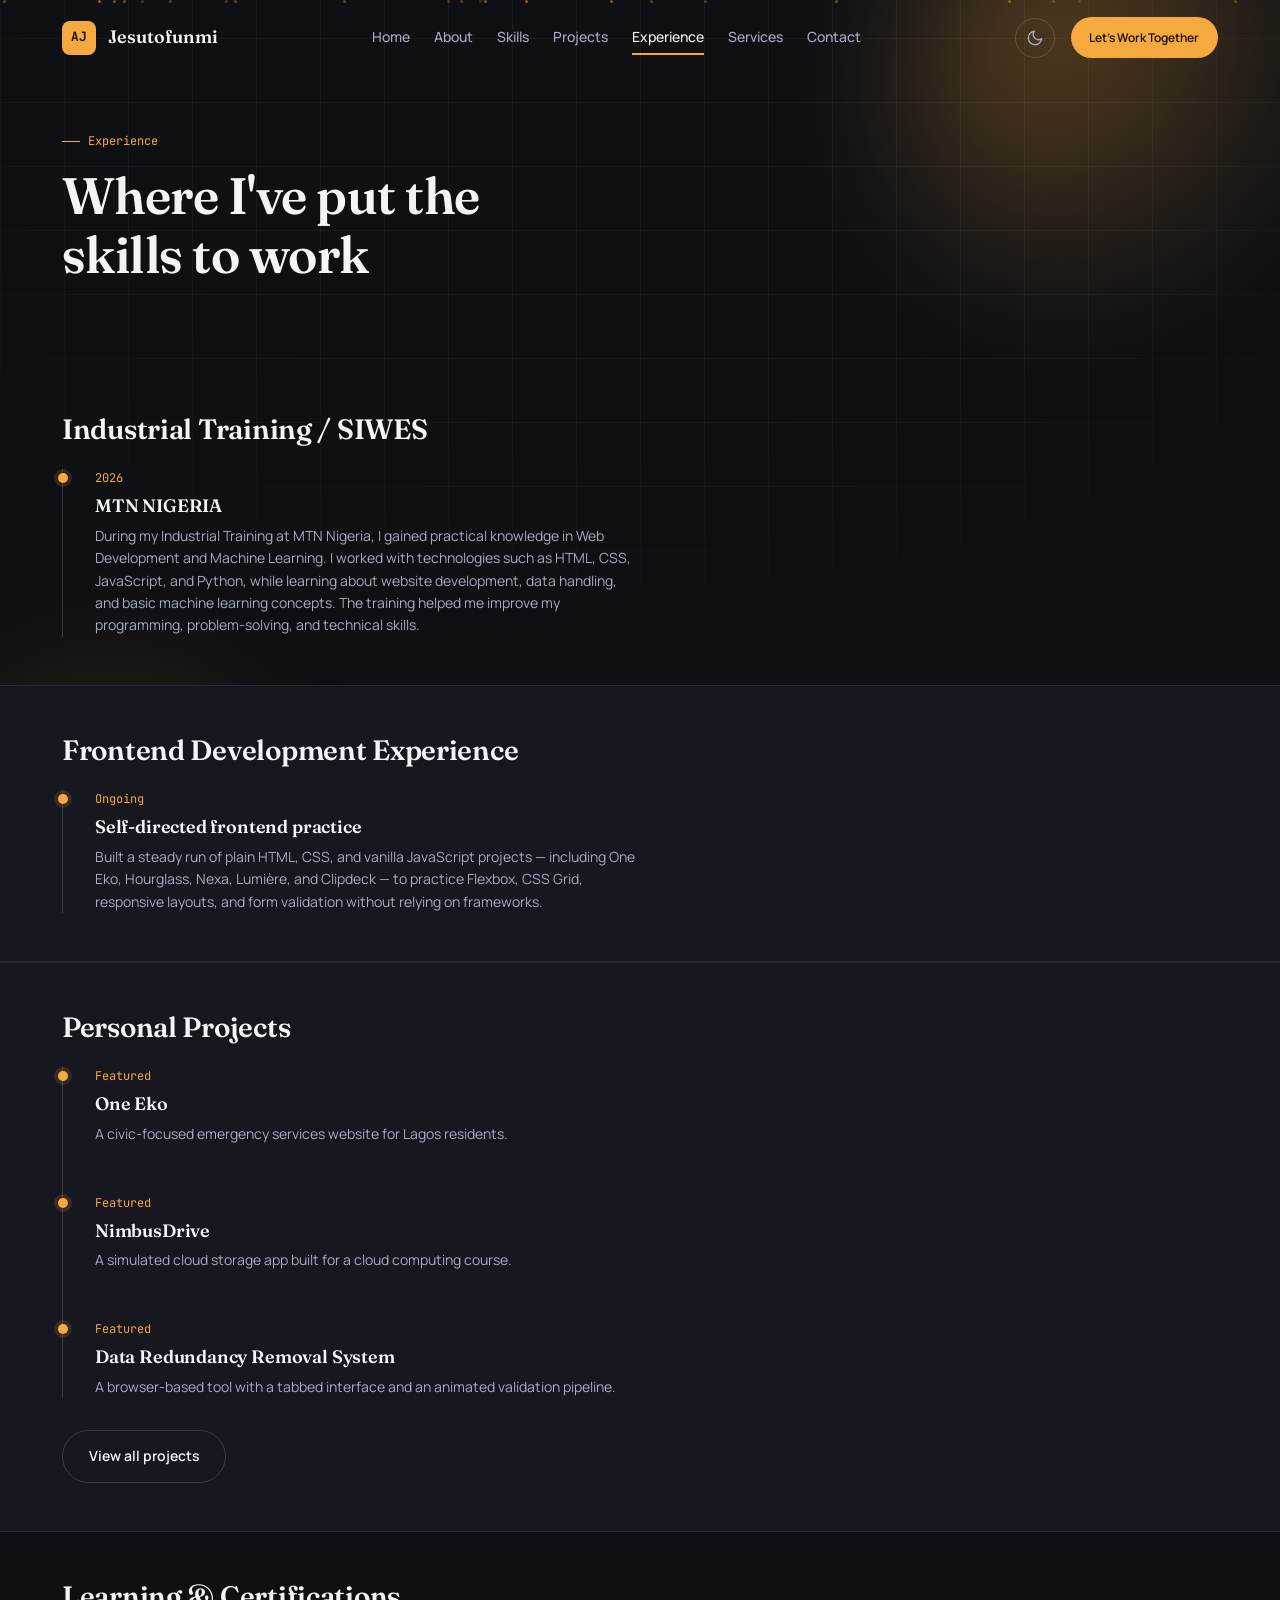
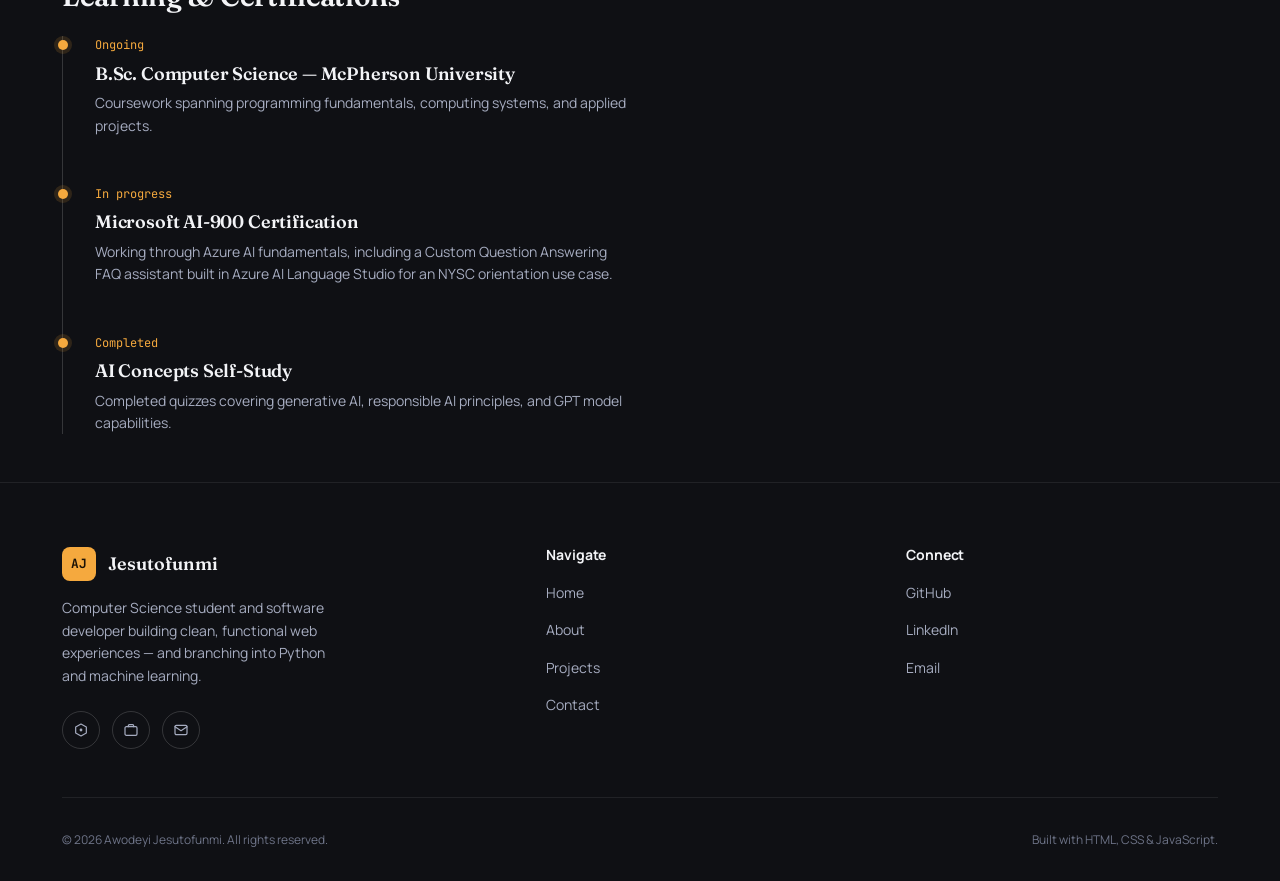
<file: experience.html>
<!DOCTYPE html>
<html lang="en">
<head>
  <meta charset="UTF-8" />
  <meta name="viewport" content="width=device-width, initial-scale=1.0" />
  <title>Experience — Awodeyi Jesutofunmi</title>
  <meta name="description" content="Industrial training, development experience, and certifications for Awodeyi Jesutofunmi." />
  <link rel="icon" type="image/svg+xml" href="images/favicon.svg" />

  <link rel="preconnect" href="https://fonts.googleapis.com" />
  <link rel="preconnect" href="https://fonts.gstatic.com" crossorigin />
  <link href="https://fonts.googleapis.com/css2?family=Fraunces:ital,opsz,wght@0,9..144,500;0,9..144,600;1,9..144,500&family=Manrope:wght@400;500;600;700;800&family=JetBrains+Mono:wght@400;500&display=swap" rel="stylesheet" />
  <link rel="stylesheet" href="css/style.css" />
</head>
<body>
  <a href="#main" class="skip-link">Skip to main content</a>

  <div class="bg-decor" aria-hidden="true">
    <div class="bg-grid"></div>
    <div class="blob blob-1"></div>
    <div class="blob blob-2"></div>
    <div class="particle-field" data-particles></div>
  </div>

  <!-- ============ NAVBAR ============ -->
  <header class="navbar">
    <div class="container nav-inner">
      <a href="index.html" class="logo">
        <span class="logo-mark">AJ</span>
        <span class="logo-name">Jesutofunmi</span>
      </a>

      <nav class="nav-links" id="nav-links" aria-label="Primary">
        <a href="index.html">Home</a>
        <a href="about.html">About</a>
        <a href="skills.html">Skills</a>
        <a href="projects.html">Projects</a>
        <a href="experience.html">Experience</a>
        <a href="services.html">Services</a>
        <a href="contact.html">Contact</a>
      </nav>

      <div class="nav-actions">
        <button class="theme-toggle" type="button" aria-label="Toggle light and dark theme">
          <svg class="icon-moon" viewBox="0 0 24 24" fill="none" stroke="currentColor" stroke-width="1.8" stroke-linecap="round" stroke-linejoin="round" aria-hidden="true"><path d="M21 12.8A9 9 0 1 1 11.2 3a7 7 0 0 0 9.8 9.8Z"/></svg>
          <svg class="icon-sun" viewBox="0 0 24 24" fill="none" stroke="currentColor" stroke-width="1.8" stroke-linecap="round" stroke-linejoin="round" aria-hidden="true"><circle cx="12" cy="12" r="4.2"/><path d="M12 2.5v2.2M12 19.3v2.2M4.2 4.2l1.6 1.6M18.2 18.2l1.6 1.6M2.5 12h2.2M19.3 12h2.2M4.2 19.8l1.6-1.6M18.2 5.8l1.6-1.6"/></svg>
        </button>
        <a href="contact.html" class="btn btn-primary btn-sm nav-cta">
          <span class="nav-cta-full">Let's Work Together</span>
          <span class="nav-cta-short">Contact</span>
        </a>
        <button class="nav-toggle" type="button" aria-label="Open menu" aria-expanded="false" aria-controls="nav-links">
          <span class="nav-toggle-bars"><span></span><span></span><span></span></span>
        </button>
      </div>
    </div>
  </header>

  <main id="main">

    <!-- ============ PAGE HEADER ============ -->
    <section class="section container" style="padding-top: calc(var(--nav-height) + var(--space-7)); padding-bottom: var(--space-6);">
      <div class="section-header reveal">
        <span class="eyebrow">Experience</span>
        <h1 class="page-title">Where I've put the skills to work</h1>
      </div>
    </section>

    <!-- ============ INDUSTRIAL TRAINING / SIWES ============ -->
    <section class="section-tight container">
      <h2 class="reveal" style="font-size: var(--fs-xl); margin-bottom: var(--space-5);">Industrial Training / SIWES</h2>
      <div class="timeline reveal-stagger">
        <div class="timeline-item">
          <span class="timeline-date">2026</span>
          <!-- Fill in your SIWES placement details here -->
          <h3>MTN NIGERIA</h3>
          <p>During my Industrial Training at MTN Nigeria, I gained practical knowledge in Web Development and Machine Learning. I worked with technologies such as HTML, CSS, JavaScript, and Python, while learning about website development, data handling, and basic machine learning concepts. The training helped me improve my programming, problem-solving, and technical skills.
</p>
        </div>
      </div>
    </section>

    <!-- ============ FRONTEND DEVELOPMENT EXPERIENCE ============ -->
    <section class="section-tight alt-surface">
      <div class="container">
        <h2 class="reveal" style="font-size: var(--fs-xl); margin-bottom: var(--space-5);">Frontend Development Experience</h2>
        <div class="timeline reveal-stagger">
          <div class="timeline-item">
            <span class="timeline-date">Ongoing</span>
            <h3>Self-directed frontend practice</h3>
            <p>Built a steady run of plain HTML, CSS, and vanilla JavaScript projects — including One Eko, Hourglass, Nexa, Lumière, and Clipdeck — to practice Flexbox, CSS Grid, responsive layouts, and form validation without relying on frameworks.</p>
          </div>
        </div>
      </div>
    </section>

   
      </div>
    </section>

    <!-- ============ PERSONAL PROJECTS ============ -->
    <section class="section-tight alt-surface">
      <div class="container">
        <h2 class="reveal" style="font-size: var(--fs-xl); margin-bottom: var(--space-5);">Personal Projects</h2>
        <div class="timeline reveal-stagger">
          <div class="timeline-item">
            <span class="timeline-date">Featured</span>
            <h3>One Eko</h3>
            <p>A civic-focused emergency services website for Lagos residents.</p>
          </div>
          <div class="timeline-item">
            <span class="timeline-date">Featured</span>
            <h3>NimbusDrive</h3>
            <p>A simulated cloud storage app built for a cloud computing course.</p>
          </div>
          <div class="timeline-item">
            <span class="timeline-date">Featured</span>
            <h3>Data Redundancy Removal System</h3>
            <p>A browser-based tool with a tabbed interface and an animated validation pipeline.</p>
          </div>
        </div>
        <a href="projects.html" class="btn btn-outline" style="margin-top: var(--space-6);">View all projects</a>
      </div>
    </section>

    <!-- ============ LEARNING & CERTIFICATIONS ============ -->
    <section class="section-tight container">
      <h2 class="reveal" style="font-size: var(--fs-xl); margin-bottom: var(--space-5);">Learning &amp; Certifications</h2>
      <div class="timeline reveal-stagger">
        <div class="timeline-item">
          <span class="timeline-date">Ongoing</span>
          <h3>B.Sc. Computer Science — McPherson University</h3>
          <p>Coursework spanning programming fundamentals, computing systems, and applied projects.</p>
        </div>
        <div class="timeline-item">
          <span class="timeline-date">In progress</span>
          <h3>Microsoft AI-900 Certification</h3>
          <p>Working through Azure AI fundamentals, including a Custom Question Answering FAQ assistant built in Azure AI Language Studio for an NYSC orientation use case.</p>
        </div>
        <div class="timeline-item">
          <span class="timeline-date">Completed</span>
          <h3>AI Concepts Self-Study</h3>
          <p>Completed quizzes covering generative AI, responsible AI principles, and GPT model capabilities.</p>
        </div>
      </div>
    </section>

  </main>

  <!-- ============ FOOTER ============ -->
  <footer class="site-footer">
    <div class="container">
      <div class="footer-top">
        <div class="footer-brand">
          <a href="index.html" class="logo">
            <span class="logo-mark">AJ</span>
            <span class="logo-name">Jesutofunmi</span>
          </a>
          <p>Computer Science student and software developer building clean, functional web experiences — and branching into Python and machine learning.</p>
          <div class="footer-social" style="margin-top: 1.5rem;">
            <a href="#" aria-label="GitHub profile">
              <svg viewBox="0 0 24 24" fill="none" stroke="currentColor" stroke-width="1.8" stroke-linejoin="round"><polygon points="12 3 20 7.5 20 16.5 12 21 4 16.5 4 7.5"/><circle cx="12" cy="12" r="2.1" fill="currentColor" stroke="none"/></svg>
            </a>
            <a href="#" aria-label="LinkedIn profile">
              <svg viewBox="0 0 24 24" fill="none" stroke="currentColor" stroke-width="1.8" stroke-linecap="round" stroke-linejoin="round"><rect x="3" y="7" width="18" height="13" rx="2"/><path d="M8 7V5.5A1.5 1.5 0 0 1 9.5 4h5A1.5 1.5 0 0 1 16 5.5V7"/></svg>
            </a>
            <a href="contact.html" aria-label="Contact by email">
              <svg viewBox="0 0 24 24" fill="none" stroke="currentColor" stroke-width="1.8" stroke-linecap="round" stroke-linejoin="round"><rect x="3" y="5" width="18" height="14" rx="2"/><polyline points="3 7 12 13 21 7"/></svg>
            </a>
          </div>
        </div>

        <div class="footer-col">
          <h4>Navigate</h4>
          <ul>
            <li><a href="index.html">Home</a></li>
            <li><a href="about.html">About</a></li>
            <li><a href="projects.html">Projects</a></li>
            <li><a href="contact.html">Contact</a></li>
          </ul>
        </div>

        <div class="footer-col">
          <h4>Connect</h4>
          <ul>
            <li><a href="#">GitHub</a></li>
            <li><a href="#">LinkedIn</a></li>
            <li><a href="contact.html">Email</a></li>
          </ul>
        </div>
      </div>

      <div class="footer-bottom">
        <span>&copy; <span data-year></span> Awodeyi Jesutofunmi. All rights reserved.</span>
        <span>Built with HTML, CSS &amp; JavaScript.</span>
      </div>
    </div>
  </footer>

  <button class="back-to-top" type="button" aria-label="Back to top">
    <svg viewBox="0 0 24 24" fill="none" stroke="currentColor" stroke-width="1.8" stroke-linecap="round" stroke-linejoin="round"><line x1="12" y1="19" x2="12" y2="5"/><polyline points="5 12 12 5 19 12"/></svg>
  </button>

  <script src="js/script.js"></script>
</body>
</html>
</file>
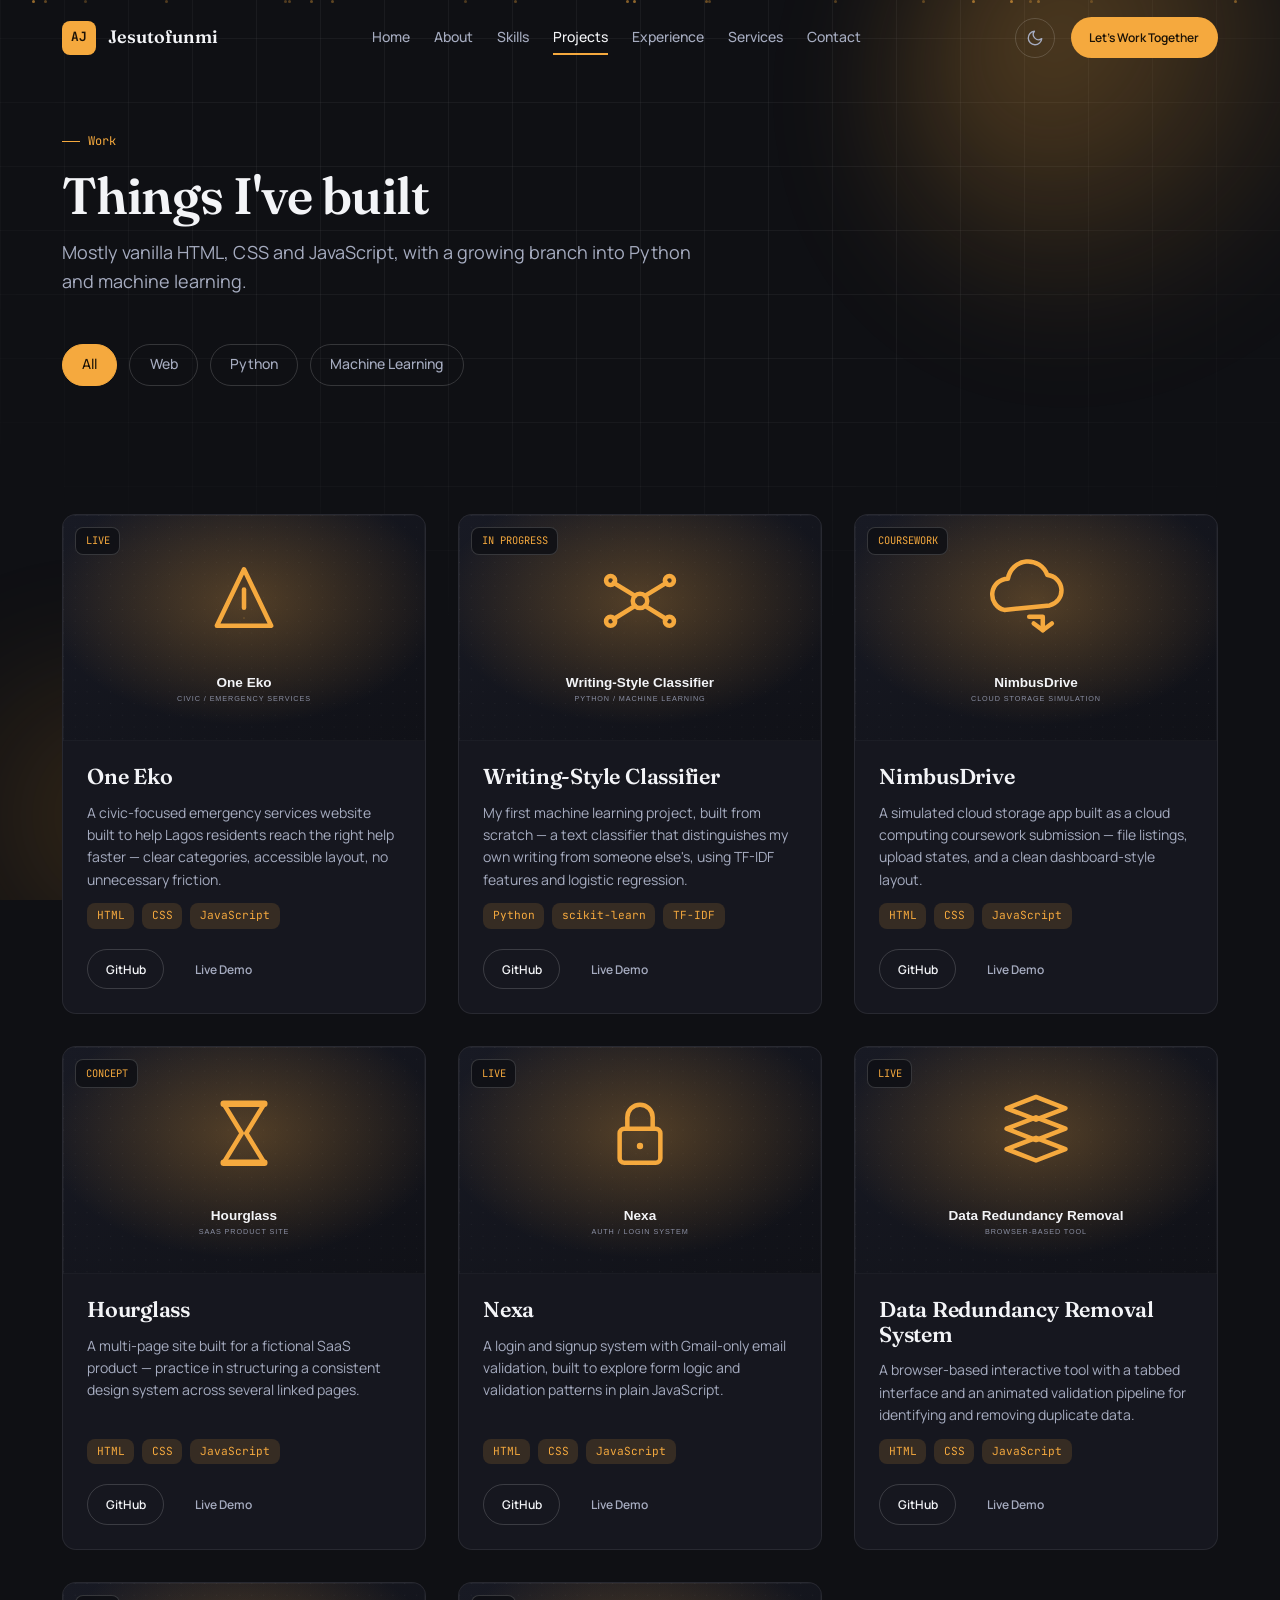
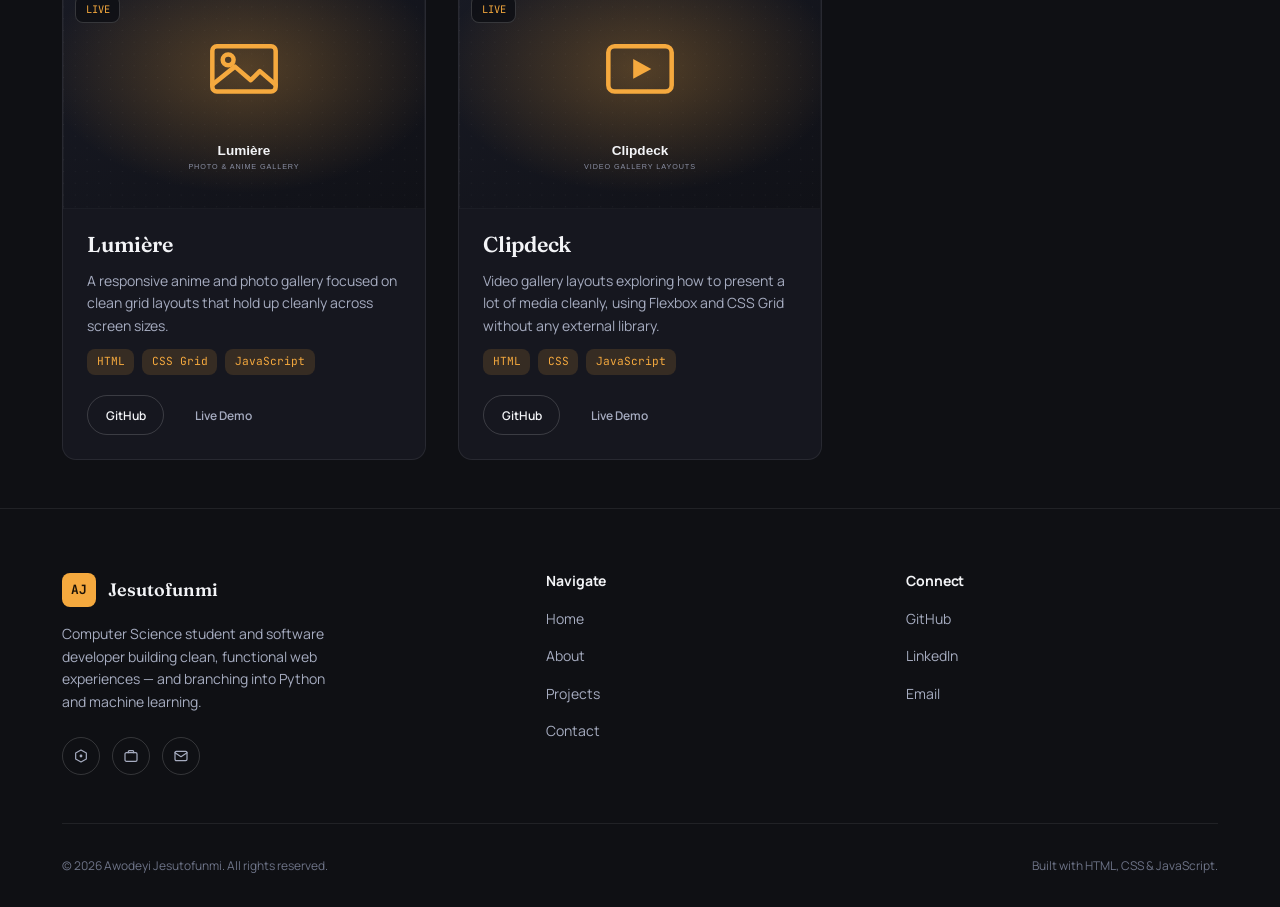
<file: projects.html>
<!DOCTYPE html>
<html lang="en">
<head>
  <meta charset="UTF-8" />
  <meta name="viewport" content="width=device-width, initial-scale=1.0" />
  <title>Projects — Awodeyi Jesutofunmi</title>
  <meta name="description" content="A showcase of web development and machine learning projects by Awodeyi Jesutofunmi." />
  <link rel="icon" type="image/svg+xml" href="images/favicon.svg" />

  <link rel="preconnect" href="https://fonts.googleapis.com" />
  <link rel="preconnect" href="https://fonts.gstatic.com" crossorigin />
  <link href="https://fonts.googleapis.com/css2?family=Fraunces:ital,opsz,wght@0,9..144,500;0,9..144,600;1,9..144,500&family=Manrope:wght@400;500;600;700;800&family=JetBrains+Mono:wght@400;500&display=swap" rel="stylesheet" />
  <link rel="stylesheet" href="css/style.css" />
</head>
<body>
  <a href="#main" class="skip-link">Skip to main content</a>

  <div class="bg-decor" aria-hidden="true">
    <div class="bg-grid"></div>
    <div class="blob blob-1"></div>
    <div class="blob blob-2"></div>
    <div class="particle-field" data-particles></div>
  </div>

  <!-- ============ NAVBAR ============ -->
  <header class="navbar">
    <div class="container nav-inner">
      <a href="index.html" class="logo">
        <span class="logo-mark">AJ</span>
        <span class="logo-name">Jesutofunmi</span>
      </a>

      <nav class="nav-links" id="nav-links" aria-label="Primary">
        <a href="index.html">Home</a>
        <a href="about.html">About</a>
        <a href="skills.html">Skills</a>
        <a href="projects.html">Projects</a>
        <a href="experience.html">Experience</a>
        <a href="services.html">Services</a>
        <a href="contact.html">Contact</a>
      </nav>

      <div class="nav-actions">
        <button class="theme-toggle" type="button" aria-label="Toggle light and dark theme">
          <svg class="icon-moon" viewBox="0 0 24 24" fill="none" stroke="currentColor" stroke-width="1.8" stroke-linecap="round" stroke-linejoin="round" aria-hidden="true"><path d="M21 12.8A9 9 0 1 1 11.2 3a7 7 0 0 0 9.8 9.8Z"/></svg>
          <svg class="icon-sun" viewBox="0 0 24 24" fill="none" stroke="currentColor" stroke-width="1.8" stroke-linecap="round" stroke-linejoin="round" aria-hidden="true"><circle cx="12" cy="12" r="4.2"/><path d="M12 2.5v2.2M12 19.3v2.2M4.2 4.2l1.6 1.6M18.2 18.2l1.6 1.6M2.5 12h2.2M19.3 12h2.2M4.2 19.8l1.6-1.6M18.2 5.8l1.6-1.6"/></svg>
        </button>
        <a href="contact.html" class="btn btn-primary btn-sm nav-cta">
          <span class="nav-cta-full">Let's Work Together</span>
          <span class="nav-cta-short">Contact</span>
        </a>
        <button class="nav-toggle" type="button" aria-label="Open menu" aria-expanded="false" aria-controls="nav-links">
          <span class="nav-toggle-bars"><span></span><span></span><span></span></span>
        </button>
      </div>
    </div>
  </header>

  <main id="main">

    <!-- ============ PAGE HEADER ============ -->
    <section class="section container" style="padding-top: calc(var(--nav-height) + var(--space-7)); padding-bottom: var(--space-6);">
      <div class="section-header reveal">
        <span class="eyebrow">Work</span>
        <h1 class="page-title">Things I've built</h1>
        <p>Mostly vanilla HTML, CSS and JavaScript, with a growing branch into Python and machine learning.</p>
      </div>

      <div class="filter-bar reveal" role="group" aria-label="Filter projects by category">
        <button class="filter-btn active" data-filter="all" type="button">All</button>
        <button class="filter-btn" data-filter="web" type="button">Web</button>
        <button class="filter-btn" data-filter="python" type="button">Python</button>
        <button class="filter-btn" data-filter="ml" type="button">Machine Learning</button>
      </div>
    </section>

    <!-- ============ PROJECT GRID ============ -->
    <section class="section-tight container">
      <div class="project-grid reveal-stagger">

        <article class="project-card" data-category="web">
          <div class="project-thumb">
            <span class="project-status">LIVE</span>
            <img src="images/projects/one-eko.svg" alt="One Eko project thumbnail" />
          </div>
          <div class="project-body">
            <h3>One Eko</h3>
            <p>A civic-focused emergency services website built to help Lagos residents reach the right help faster — clear categories, accessible layout, no unnecessary friction.</p>
            <div class="project-tags">
              <span class="tag">HTML</span>
              <span class="tag">CSS</span>
              <span class="tag">JavaScript</span>
            </div>
            <div class="project-links">
              <a href="#" class="btn btn-outline btn-sm">GitHub</a>
              <a href="#" class="btn btn-ghost btn-sm">Live Demo</a>
            </div>
          </div>
        </article>

        <article class="project-card" data-category="python ml">
          <div class="project-thumb">
            <span class="project-status">IN PROGRESS</span>
            <img src="images/projects/writing-classifier.svg" alt="Writing-style classifier project thumbnail" />
          </div>
          <div class="project-body">
            <h3>Writing-Style Classifier</h3>
            <p>My first machine learning project, built from scratch — a text classifier that distinguishes my own writing from someone else's, using TF-IDF features and logistic regression.</p>
            <div class="project-tags">
              <span class="tag">Python</span>
              <span class="tag">scikit-learn</span>
              <span class="tag">TF-IDF</span>
            </div>
            <div class="project-links">
              <a href="#" class="btn btn-outline btn-sm">GitHub</a>
              <a href="#" class="btn btn-ghost btn-sm">Live Demo</a>
            </div>
          </div>
        </article>

        <article class="project-card" data-category="web">
          <div class="project-thumb">
            <span class="project-status">COURSEWORK</span>
            <img src="images/projects/nimbusdrive.svg" alt="NimbusDrive project thumbnail" />
          </div>
          <div class="project-body">
            <h3>NimbusDrive</h3>
            <p>A simulated cloud storage app built as a cloud computing coursework submission — file listings, upload states, and a clean dashboard-style layout.</p>
            <div class="project-tags">
              <span class="tag">HTML</span>
              <span class="tag">CSS</span>
              <span class="tag">JavaScript</span>
            </div>
            <div class="project-links">
              <a href="#" class="btn btn-outline btn-sm">GitHub</a>
              <a href="#" class="btn btn-ghost btn-sm">Live Demo</a>
            </div>
          </div>
        </article>

        <article class="project-card" data-category="web">
          <div class="project-thumb">
            <span class="project-status">CONCEPT</span>
            <img src="images/projects/hourglass.svg" alt="Hourglass project thumbnail" />
          </div>
          <div class="project-body">
            <h3>Hourglass</h3>
            <p>A multi-page site built for a fictional SaaS product — practice in structuring a consistent design system across several linked pages.</p>
            <div class="project-tags">
              <span class="tag">HTML</span>
              <span class="tag">CSS</span>
              <span class="tag">JavaScript</span>
            </div>
            <div class="project-links">
              <a href="#" class="btn btn-outline btn-sm">GitHub</a>
              <a href="#" class="btn btn-ghost btn-sm">Live Demo</a>
            </div>
          </div>
        </article>

        <article class="project-card" data-category="web">
          <div class="project-thumb">
            <span class="project-status">LIVE</span>
            <img src="images/projects/nexa.svg" alt="Nexa project thumbnail" />
          </div>
          <div class="project-body">
            <h3>Nexa</h3>
            <p>A login and signup system with Gmail-only email validation, built to explore form logic and validation patterns in plain JavaScript.</p>
            <div class="project-tags">
              <span class="tag">HTML</span>
              <span class="tag">CSS</span>
              <span class="tag">JavaScript</span>
            </div>
            <div class="project-links">
              <a href="#" class="btn btn-outline btn-sm">GitHub</a>
              <a href="#" class="btn btn-ghost btn-sm">Live Demo</a>
            </div>
          </div>
        </article>

        <article class="project-card" data-category="web">
          <div class="project-thumb">
            <span class="project-status">LIVE</span>
            <img src="images/projects/data-redundancy.svg" alt="Data Redundancy Removal System project thumbnail" />
          </div>
          <div class="project-body">
            <h3>Data Redundancy Removal System</h3>
            <p>A browser-based interactive tool with a tabbed interface and an animated validation pipeline for identifying and removing duplicate data.</p>
            <div class="project-tags">
              <span class="tag">HTML</span>
              <span class="tag">CSS</span>
              <span class="tag">JavaScript</span>
            </div>
            <div class="project-links">
              <a href="#" class="btn btn-outline btn-sm">GitHub</a>
              <a href="#" class="btn btn-ghost btn-sm">Live Demo</a>
            </div>
          </div>
        </article>

        <article class="project-card" data-category="web">
          <div class="project-thumb">
            <span class="project-status">LIVE</span>
            <img src="images/projects/lumiere.svg" alt="Lumière project thumbnail" />
          </div>
          <div class="project-body">
            <h3>Lumière</h3>
            <p>A responsive anime and photo gallery focused on clean grid layouts that hold up cleanly across screen sizes.</p>
            <div class="project-tags">
              <span class="tag">HTML</span>
              <span class="tag">CSS Grid</span>
              <span class="tag">JavaScript</span>
            </div>
            <div class="project-links">
              <a href="#" class="btn btn-outline btn-sm">GitHub</a>
              <a href="#" class="btn btn-ghost btn-sm">Live Demo</a>
            </div>
          </div>
        </article>

        <article class="project-card" data-category="web">
          <div class="project-thumb">
            <span class="project-status">LIVE</span>
            <img src="images/projects/clipdeck.svg" alt="Clipdeck project thumbnail" />
          </div>
          <div class="project-body">
            <h3>Clipdeck</h3>
            <p>Video gallery layouts exploring how to present a lot of media cleanly, using Flexbox and CSS Grid without any external library.</p>
            <div class="project-tags">
              <span class="tag">HTML</span>
              <span class="tag">CSS</span>
              <span class="tag">JavaScript</span>
            </div>
            <div class="project-links">
              <a href="#" class="btn btn-outline btn-sm">GitHub</a>
              <a href="#" class="btn btn-ghost btn-sm">Live Demo</a>
            </div>
          </div>
        </article>

      </div>
    </section>

  </main>

  <!-- ============ FOOTER ============ -->
  <footer class="site-footer">
    <div class="container">
      <div class="footer-top">
        <div class="footer-brand">
          <a href="index.html" class="logo">
            <span class="logo-mark">AJ</span>
            <span class="logo-name">Jesutofunmi</span>
          </a>
          <p>Computer Science student and software developer building clean, functional web experiences — and branching into Python and machine learning.</p>
          <div class="footer-social" style="margin-top: 1.5rem;">
            <a href="#" aria-label="GitHub profile">
              <svg viewBox="0 0 24 24" fill="none" stroke="currentColor" stroke-width="1.8" stroke-linejoin="round"><polygon points="12 3 20 7.5 20 16.5 12 21 4 16.5 4 7.5"/><circle cx="12" cy="12" r="2.1" fill="currentColor" stroke="none"/></svg>
            </a>
            <a href="#" aria-label="LinkedIn profile">
              <svg viewBox="0 0 24 24" fill="none" stroke="currentColor" stroke-width="1.8" stroke-linecap="round" stroke-linejoin="round"><rect x="3" y="7" width="18" height="13" rx="2"/><path d="M8 7V5.5A1.5 1.5 0 0 1 9.5 4h5A1.5 1.5 0 0 1 16 5.5V7"/></svg>
            </a>
            <a href="contact.html" aria-label="Contact by email">
              <svg viewBox="0 0 24 24" fill="none" stroke="currentColor" stroke-width="1.8" stroke-linecap="round" stroke-linejoin="round"><rect x="3" y="5" width="18" height="14" rx="2"/><polyline points="3 7 12 13 21 7"/></svg>
            </a>
          </div>
        </div>

        <div class="footer-col">
          <h4>Navigate</h4>
          <ul>
            <li><a href="index.html">Home</a></li>
            <li><a href="about.html">About</a></li>
            <li><a href="projects.html">Projects</a></li>
            <li><a href="contact.html">Contact</a></li>
          </ul>
        </div>

        <div class="footer-col">
          <h4>Connect</h4>
          <ul>
            <li><a href="#">GitHub</a></li>
            <li><a href="#">LinkedIn</a></li>
            <li><a href="contact.html">Email</a></li>
          </ul>
        </div>
      </div>

      <div class="footer-bottom">
        <span>&copy; <span data-year></span> Awodeyi Jesutofunmi. All rights reserved.</span>
        <span>Built with HTML, CSS &amp; JavaScript.</span>
      </div>
    </div>
  </footer>

  <button class="back-to-top" type="button" aria-label="Back to top">
    <svg viewBox="0 0 24 24" fill="none" stroke="currentColor" stroke-width="1.8" stroke-linecap="round" stroke-linejoin="round"><line x1="12" y1="19" x2="12" y2="5"/><polyline points="5 12 12 5 19 12"/></svg>
  </button>

  <script src="js/script.js"></script>
</body>
</html>
</file>
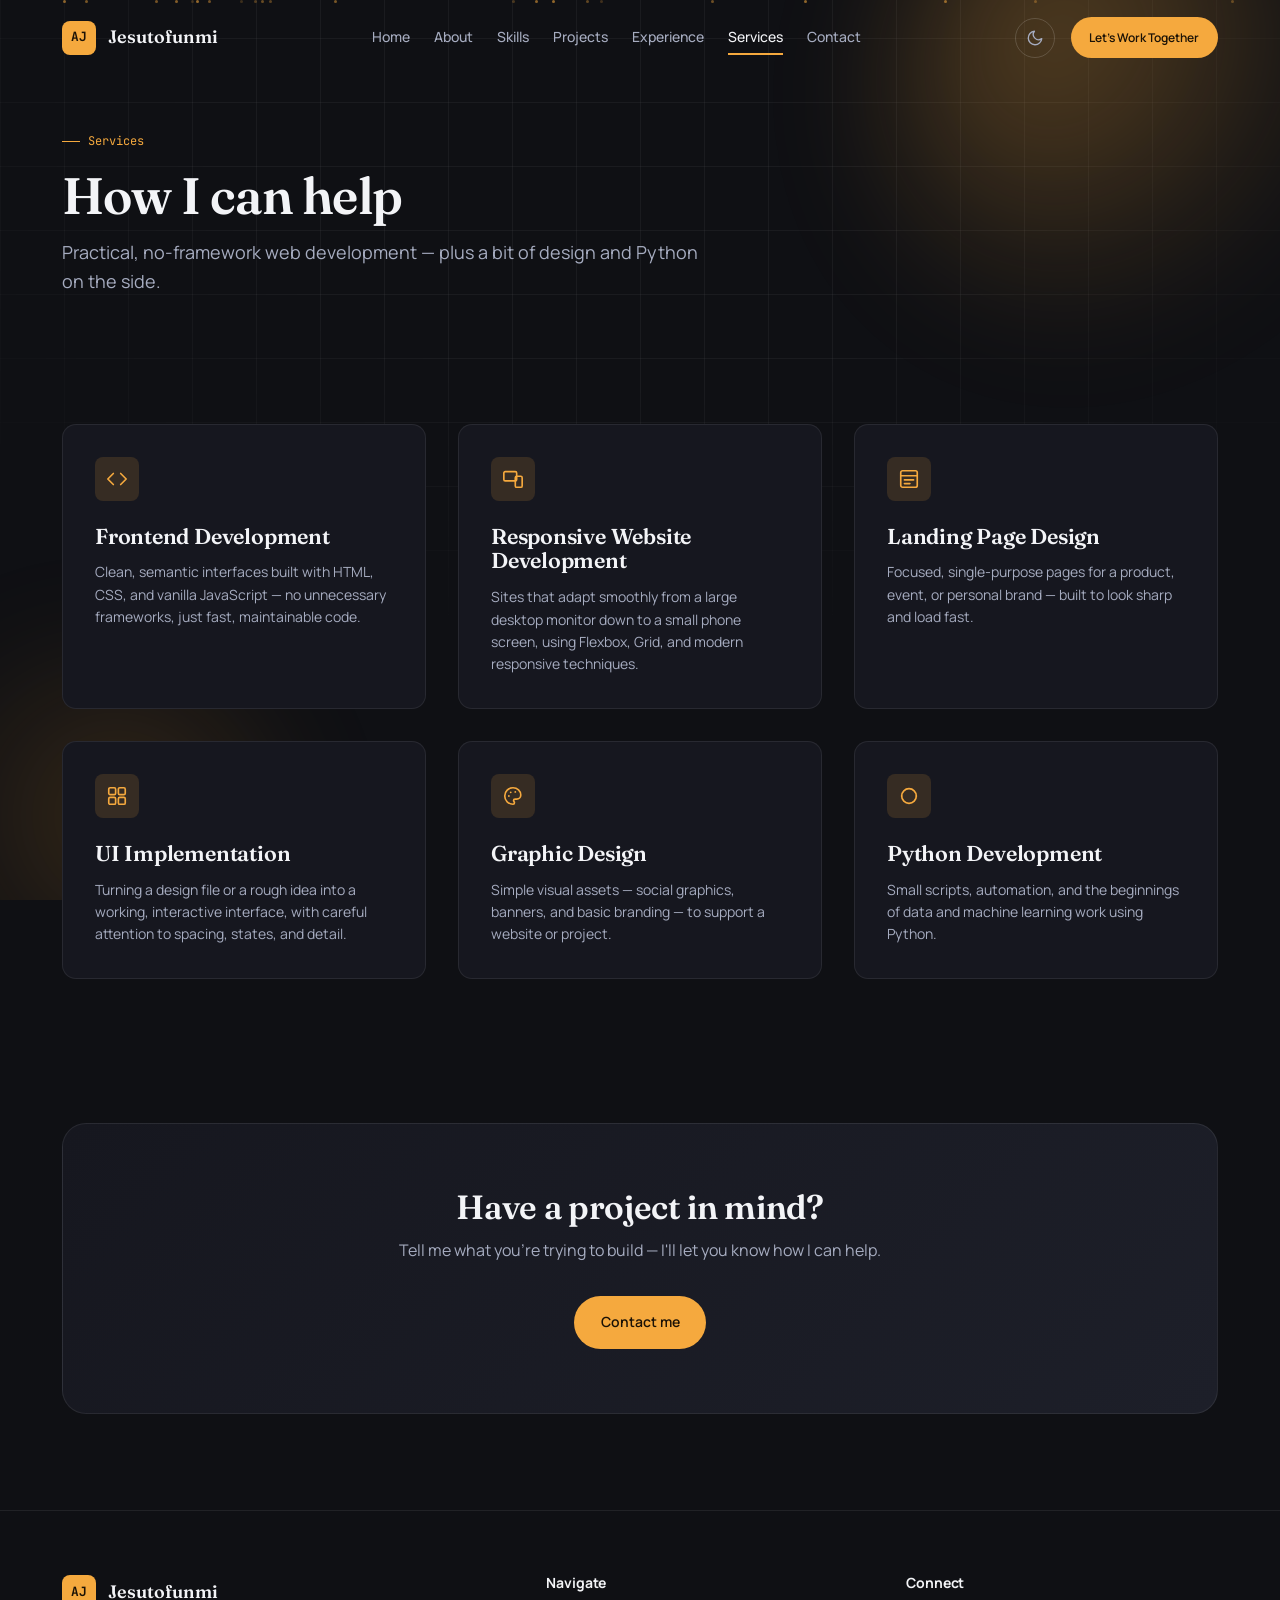
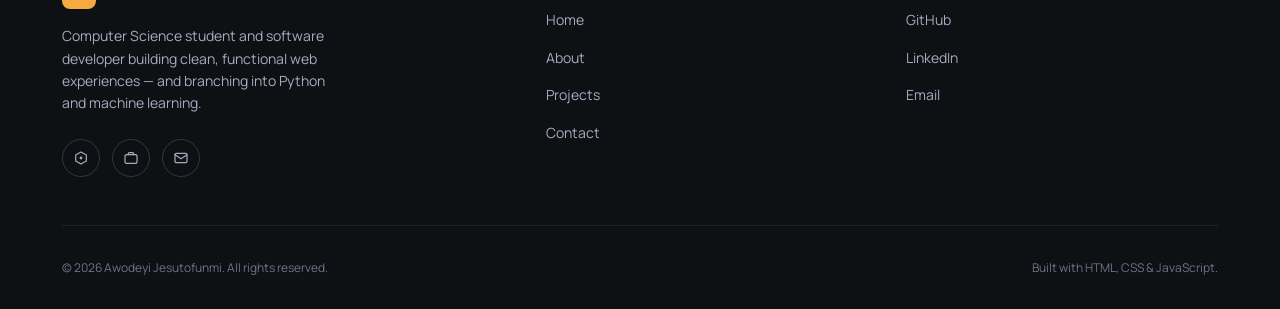
<file: services.html>
<!DOCTYPE html>
<html lang="en">
<head>
  <meta charset="UTF-8" />
  <meta name="viewport" content="width=device-width, initial-scale=1.0" />
  <title>Services — Awodeyi Jesutofunmi</title>
  <meta name="description" content="Frontend development, responsive design, and Python development services offered by Awodeyi Jesutofunmi." />
  <link rel="icon" type="image/svg+xml" href="images/favicon.svg" />

  <link rel="preconnect" href="https://fonts.googleapis.com" />
  <link rel="preconnect" href="https://fonts.gstatic.com" crossorigin />
  <link href="https://fonts.googleapis.com/css2?family=Fraunces:ital,opsz,wght@0,9..144,500;0,9..144,600;1,9..144,500&family=Manrope:wght@400;500;600;700;800&family=JetBrains+Mono:wght@400;500&display=swap" rel="stylesheet" />
  <link rel="stylesheet" href="css/style.css" />
</head>
<body>
  <a href="#main" class="skip-link">Skip to main content</a>

  <div class="bg-decor" aria-hidden="true">
    <div class="bg-grid"></div>
    <div class="blob blob-1"></div>
    <div class="blob blob-2"></div>
    <div class="particle-field" data-particles></div>
  </div>

  <!-- ============ NAVBAR ============ -->
  <header class="navbar">
    <div class="container nav-inner">
      <a href="index.html" class="logo">
        <span class="logo-mark">AJ</span>
        <span class="logo-name">Jesutofunmi</span>
      </a>

      <nav class="nav-links" id="nav-links" aria-label="Primary">
        <a href="index.html">Home</a>
        <a href="about.html">About</a>
        <a href="skills.html">Skills</a>
        <a href="projects.html">Projects</a>
        <a href="experience.html">Experience</a>
        <a href="services.html">Services</a>
        <a href="contact.html">Contact</a>
      </nav>

      <div class="nav-actions">
        <button class="theme-toggle" type="button" aria-label="Toggle light and dark theme">
          <svg class="icon-moon" viewBox="0 0 24 24" fill="none" stroke="currentColor" stroke-width="1.8" stroke-linecap="round" stroke-linejoin="round" aria-hidden="true"><path d="M21 12.8A9 9 0 1 1 11.2 3a7 7 0 0 0 9.8 9.8Z"/></svg>
          <svg class="icon-sun" viewBox="0 0 24 24" fill="none" stroke="currentColor" stroke-width="1.8" stroke-linecap="round" stroke-linejoin="round" aria-hidden="true"><circle cx="12" cy="12" r="4.2"/><path d="M12 2.5v2.2M12 19.3v2.2M4.2 4.2l1.6 1.6M18.2 18.2l1.6 1.6M2.5 12h2.2M19.3 12h2.2M4.2 19.8l1.6-1.6M18.2 5.8l1.6-1.6"/></svg>
        </button>
        <a href="contact.html" class="btn btn-primary btn-sm nav-cta">
          <span class="nav-cta-full">Let's Work Together</span>
          <span class="nav-cta-short">Contact</span>
        </a>
        <button class="nav-toggle" type="button" aria-label="Open menu" aria-expanded="false" aria-controls="nav-links">
          <span class="nav-toggle-bars"><span></span><span></span><span></span></span>
        </button>
      </div>
    </div>
  </header>

  <main id="main">

    <!-- ============ PAGE HEADER ============ -->
    <section class="section container" style="padding-top: calc(var(--nav-height) + var(--space-7)); padding-bottom: var(--space-6);">
      <div class="section-header reveal">
        <span class="eyebrow">Services</span>
        <h1 class="page-title">How I can help</h1>
        <p>Practical, no-framework web development — plus a bit of design and Python on the side.</p>
      </div>
    </section>

    <!-- ============ SERVICES GRID ============ -->
    <section class="section-tight container">
      <div class="services-grid reveal-stagger">

        <div class="card service-card">
          <div class="icon-badge">
            <svg viewBox="0 0 24 24" fill="none" stroke="currentColor" stroke-width="1.8" stroke-linecap="round" stroke-linejoin="round"><polyline points="8 6 2 12 8 18"/><polyline points="16 6 22 12 16 18"/></svg>
          </div>
          <h3>Frontend Development</h3>
          <p>Clean, semantic interfaces built with HTML, CSS, and vanilla JavaScript — no unnecessary frameworks, just fast, maintainable code.</p>
        </div>

        <div class="card service-card">
          <div class="icon-badge">
            <svg viewBox="0 0 24 24" fill="none" stroke="currentColor" stroke-width="1.8" stroke-linecap="round" stroke-linejoin="round"><rect x="2" y="4" width="14" height="10" rx="1.5"/><rect x="14.5" y="9" width="7.5" height="12" rx="1.5"/></svg>
          </div>
          <h3>Responsive Website Development</h3>
          <p>Sites that adapt smoothly from a large desktop monitor down to a small phone screen, using Flexbox, Grid, and modern responsive techniques.</p>
        </div>

        <div class="card service-card">
          <div class="icon-badge">
            <svg viewBox="0 0 24 24" fill="none" stroke="currentColor" stroke-width="1.8" stroke-linecap="round" stroke-linejoin="round"><rect x="3" y="3" width="18" height="18" rx="2"/><line x1="3" y1="8.5" x2="21" y2="8.5"/><line x1="7" y1="13" x2="17" y2="13"/><line x1="7" y1="17" x2="13" y2="17"/></svg>
          </div>
          <h3>Landing Page Design</h3>
          <p>Focused, single-purpose pages for a product, event, or personal brand — built to look sharp and load fast.</p>
        </div>

        <div class="card service-card">
          <div class="icon-badge">
            <svg viewBox="0 0 24 24" fill="none" stroke="currentColor" stroke-width="1.8" stroke-linecap="round" stroke-linejoin="round"><rect x="3" y="3" width="7.5" height="7.5" rx="1.5"/><rect x="13.5" y="3" width="7.5" height="7.5" rx="1.5"/><rect x="13.5" y="13.5" width="7.5" height="7.5" rx="1.5"/><rect x="3" y="13.5" width="7.5" height="7.5" rx="1.5"/></svg>
          </div>
          <h3>UI Implementation</h3>
          <p>Turning a design file or a rough idea into a working, interactive interface, with careful attention to spacing, states, and detail.</p>
        </div>

        <div class="card service-card">
          <div class="icon-badge">
            <svg viewBox="0 0 24 24" fill="none" stroke="currentColor" stroke-width="1.8" stroke-linecap="round" stroke-linejoin="round"><path d="M12 3a9 9 0 1 0 0 18c1 0 1.6-.7 1.6-1.6 0-.5-.2-.9-.5-1.2-.3-.3-.5-.7-.5-1.2 0-.9.8-1.6 1.7-1.6H16c2.5 0 4.5-2 4.5-4.5C20.5 6.4 16.7 3 12 3Z"/><circle cx="7.5" cy="12" r="1" fill="currentColor" stroke="none"/><circle cx="9.5" cy="8" r="1" fill="currentColor" stroke="none"/><circle cx="14.5" cy="7.5" r="1" fill="currentColor" stroke="none"/></svg>
          </div>
          <h3>Graphic Design</h3>
          <p>Simple visual assets — social graphics, banners, and basic branding — to support a website or project.</p>
        </div>

        <div class="card service-card">
          <div class="icon-badge">
            <svg viewBox="0 0 24 24" fill="none" stroke="currentColor" stroke-width="1.8" stroke-linecap="round"><path d="M4 12C4 7.6 7.6 4 12 4s8 3.6 8 8"/><path d="M20 12c0 4.4-3.6 8-8 8s-8-3.6-8-8"/></svg>
          </div>
          <h3>Python Development</h3>
          <p>Small scripts, automation, and the beginnings of data and machine learning work using Python.</p>
        </div>

      </div>
    </section>

    <!-- ============ CTA BANNER ============ -->
    <section class="section container">
      <div class="cta-banner reveal">
        <h2>Have a project in mind?</h2>
        <p>Tell me what you're trying to build — I'll let you know how I can help.</p>
        <a href="contact.html" class="btn btn-primary">Contact me</a>
      </div>
    </section>

  </main>

  <!-- ============ FOOTER ============ -->
  <footer class="site-footer">
    <div class="container">
      <div class="footer-top">
        <div class="footer-brand">
          <a href="index.html" class="logo">
            <span class="logo-mark">AJ</span>
            <span class="logo-name">Jesutofunmi</span>
          </a>
          <p>Computer Science student and software developer building clean, functional web experiences — and branching into Python and machine learning.</p>
          <div class="footer-social" style="margin-top: 1.5rem;">
            <a href="#" aria-label="GitHub profile">
              <svg viewBox="0 0 24 24" fill="none" stroke="currentColor" stroke-width="1.8" stroke-linejoin="round"><polygon points="12 3 20 7.5 20 16.5 12 21 4 16.5 4 7.5"/><circle cx="12" cy="12" r="2.1" fill="currentColor" stroke="none"/></svg>
            </a>
            <a href="#" aria-label="LinkedIn profile">
              <svg viewBox="0 0 24 24" fill="none" stroke="currentColor" stroke-width="1.8" stroke-linecap="round" stroke-linejoin="round"><rect x="3" y="7" width="18" height="13" rx="2"/><path d="M8 7V5.5A1.5 1.5 0 0 1 9.5 4h5A1.5 1.5 0 0 1 16 5.5V7"/></svg>
            </a>
            <a href="contact.html" aria-label="Contact by email">
              <svg viewBox="0 0 24 24" fill="none" stroke="currentColor" stroke-width="1.8" stroke-linecap="round" stroke-linejoin="round"><rect x="3" y="5" width="18" height="14" rx="2"/><polyline points="3 7 12 13 21 7"/></svg>
            </a>
          </div>
        </div>

        <div class="footer-col">
          <h4>Navigate</h4>
          <ul>
            <li><a href="index.html">Home</a></li>
            <li><a href="about.html">About</a></li>
            <li><a href="projects.html">Projects</a></li>
            <li><a href="contact.html">Contact</a></li>
          </ul>
        </div>

        <div class="footer-col">
          <h4>Connect</h4>
          <ul>
            <li><a href="#">GitHub</a></li>
            <li><a href="#">LinkedIn</a></li>
            <li><a href="contact.html">Email</a></li>
          </ul>
        </div>
      </div>

      <div class="footer-bottom">
        <span>&copy; <span data-year></span> Awodeyi Jesutofunmi. All rights reserved.</span>
        <span>Built with HTML, CSS &amp; JavaScript.</span>
      </div>
    </div>
  </footer>

  <button class="back-to-top" type="button" aria-label="Back to top">
    <svg viewBox="0 0 24 24" fill="none" stroke="currentColor" stroke-width="1.8" stroke-linecap="round" stroke-linejoin="round"><line x1="12" y1="19" x2="12" y2="5"/><polyline points="5 12 12 5 19 12"/></svg>
  </button>

  <script src="js/script.js"></script>
</body>
</html>
</file>
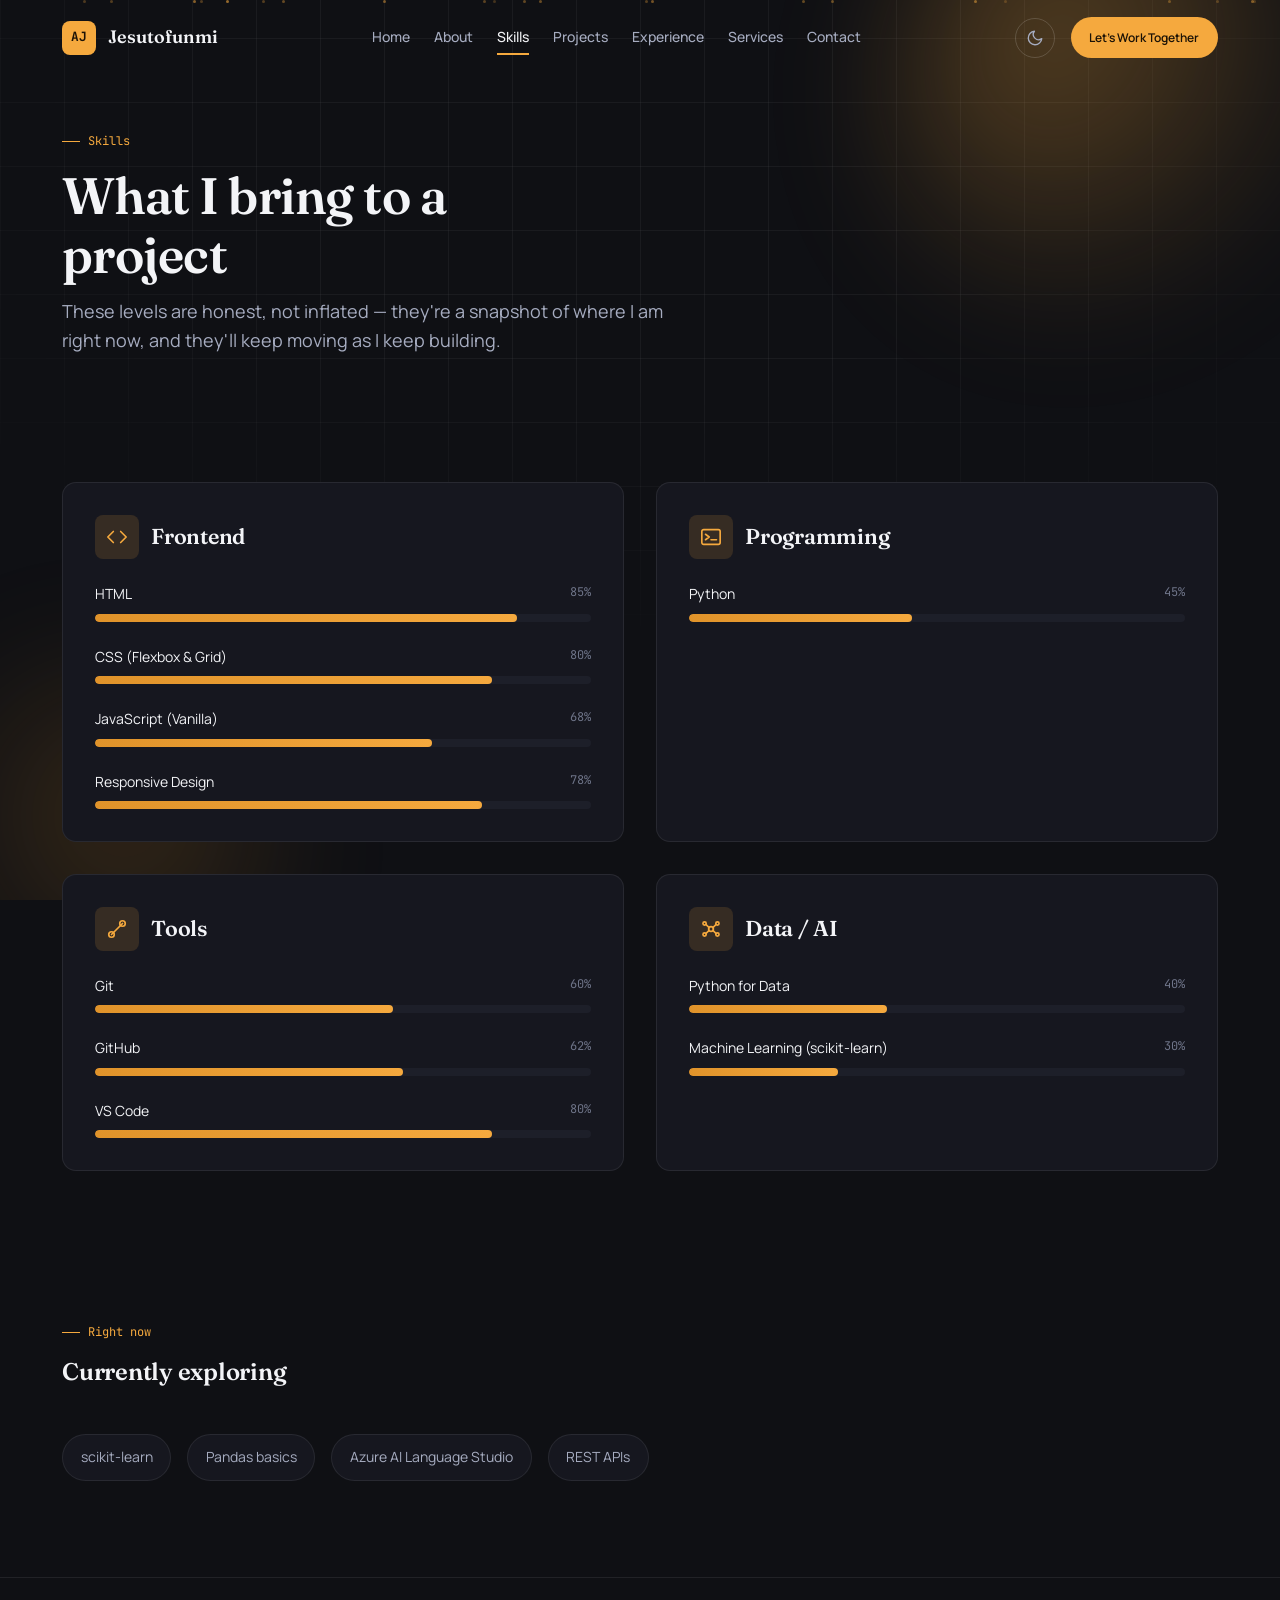
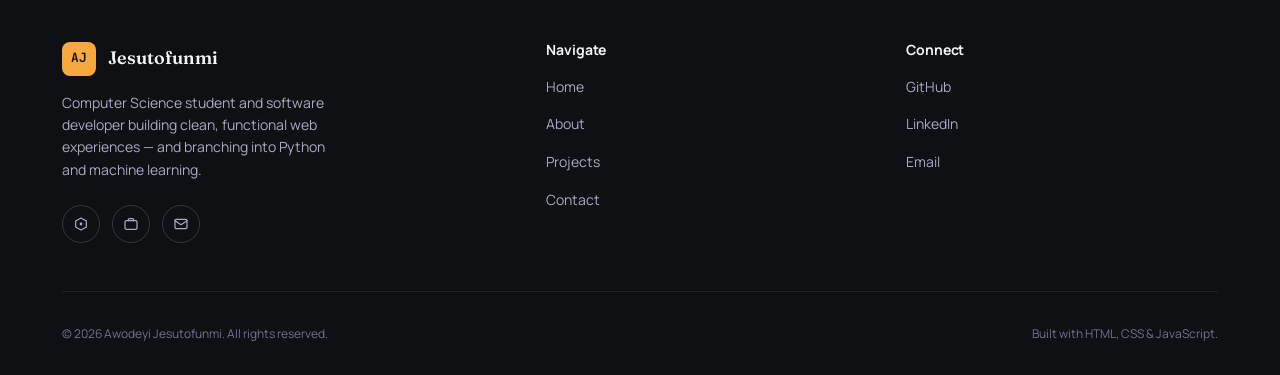
<file: skills.html>
<!DOCTYPE html>
<html lang="en">
<head>
  <meta charset="UTF-8" />
  <meta name="viewport" content="width=device-width, initial-scale=1.0" />
  <title>Skills — Awodeyi Jesutofunmi</title>
  <meta name="description" content="Technical skills of Awodeyi Jesutofunmi across frontend development, programming, tools, and data/AI." />
  <link rel="icon" type="image/svg+xml" href="images/favicon.svg" />

  <link rel="preconnect" href="https://fonts.googleapis.com" />
  <link rel="preconnect" href="https://fonts.gstatic.com" crossorigin />
  <link href="https://fonts.googleapis.com/css2?family=Fraunces:ital,opsz,wght@0,9..144,500;0,9..144,600;1,9..144,500&family=Manrope:wght@400;500;600;700;800&family=JetBrains+Mono:wght@400;500&display=swap" rel="stylesheet" />
  <link rel="stylesheet" href="css/style.css" />
</head>
<body>
  <a href="#main" class="skip-link">Skip to main content</a>

  <div class="bg-decor" aria-hidden="true">
    <div class="bg-grid"></div>
    <div class="blob blob-1"></div>
    <div class="blob blob-2"></div>
    <div class="particle-field" data-particles></div>
  </div>

  <!-- ============ NAVBAR ============ -->
  <header class="navbar">
    <div class="container nav-inner">
      <a href="index.html" class="logo">
        <span class="logo-mark">AJ</span>
        <span class="logo-name">Jesutofunmi</span>
      </a>

      <nav class="nav-links" id="nav-links" aria-label="Primary">
        <a href="index.html">Home</a>
        <a href="about.html">About</a>
        <a href="skills.html">Skills</a>
        <a href="projects.html">Projects</a>
        <a href="experience.html">Experience</a>
        <a href="services.html">Services</a>
        <a href="contact.html">Contact</a>
      </nav>

      <div class="nav-actions">
        <button class="theme-toggle" type="button" aria-label="Toggle light and dark theme">
          <svg class="icon-moon" viewBox="0 0 24 24" fill="none" stroke="currentColor" stroke-width="1.8" stroke-linecap="round" stroke-linejoin="round" aria-hidden="true"><path d="M21 12.8A9 9 0 1 1 11.2 3a7 7 0 0 0 9.8 9.8Z"/></svg>
          <svg class="icon-sun" viewBox="0 0 24 24" fill="none" stroke="currentColor" stroke-width="1.8" stroke-linecap="round" stroke-linejoin="round" aria-hidden="true"><circle cx="12" cy="12" r="4.2"/><path d="M12 2.5v2.2M12 19.3v2.2M4.2 4.2l1.6 1.6M18.2 18.2l1.6 1.6M2.5 12h2.2M19.3 12h2.2M4.2 19.8l1.6-1.6M18.2 5.8l1.6-1.6"/></svg>
        </button>
        <a href="contact.html" class="btn btn-primary btn-sm nav-cta">
          <span class="nav-cta-full">Let's Work Together</span>
          <span class="nav-cta-short">Contact</span>
        </a>
        <button class="nav-toggle" type="button" aria-label="Open menu" aria-expanded="false" aria-controls="nav-links">
          <span class="nav-toggle-bars"><span></span><span></span><span></span></span>
        </button>
      </div>
    </div>
  </header>

  <main id="main">

    <!-- ============ PAGE HEADER ============ -->
    <section class="section container" style="padding-top: calc(var(--nav-height) + var(--space-7)); padding-bottom: var(--space-6);">
      <div class="section-header reveal">
        <span class="eyebrow">Skills</span>
        <h1 class="page-title">What I bring to a project</h1>
        <p>
          These levels are honest, not inflated — they're a snapshot of where
          I am right now, and they'll keep moving as I keep building.
        </p>
      </div>
    </section>

    <!-- ============ SKILL CATEGORIES ============ -->
    <section class="section-tight container">
      <div class="skills-categories reveal-stagger">

        <div class="card skill-category">
          <h3>
            <span class="icon-badge">
              <svg viewBox="0 0 24 24" fill="none" stroke="currentColor" stroke-width="1.8" stroke-linecap="round" stroke-linejoin="round"><polyline points="8 6 2 12 8 18"/><polyline points="16 6 22 12 16 18"/></svg>
            </span>
            Frontend
          </h3>

          <div class="skill-item">
            <div class="skill-item-top">
              <span>HTML</span>
              <span class="skill-level">85%</span>
            </div>
            <div class="skill-bar-track">
              <div class="skill-bar-fill" data-level="85"></div>
            </div>
          </div>

          <div class="skill-item">
            <div class="skill-item-top">
              <span>CSS (Flexbox &amp; Grid)</span>
              <span class="skill-level">80%</span>
            </div>
            <div class="skill-bar-track">
              <div class="skill-bar-fill" data-level="80"></div>
            </div>
          </div>

          <div class="skill-item">
            <div class="skill-item-top">
              <span>JavaScript (Vanilla)</span>
              <span class="skill-level">68%</span>
            </div>
            <div class="skill-bar-track">
              <div class="skill-bar-fill" data-level="68"></div>
            </div>
          </div>

          <div class="skill-item">
            <div class="skill-item-top">
              <span>Responsive Design</span>
              <span class="skill-level">78%</span>
            </div>
            <div class="skill-bar-track">
              <div class="skill-bar-fill" data-level="78"></div>
            </div>
          </div>
        </div>

        <div class="card skill-category">
          <h3>
            <span class="icon-badge">
              <svg viewBox="0 0 24 24" fill="none" stroke="currentColor" stroke-width="1.8" stroke-linecap="round" stroke-linejoin="round"><rect x="2" y="4" width="20" height="16" rx="2"/><polyline points="6 9 10 12 6 15"/><line x1="12" y1="15" x2="18" y2="15"/></svg>
            </span>
            Programming
          </h3>

          <div class="skill-item">
            <div class="skill-item-top">
              <span>Python</span>
              <span class="skill-level">45%</span>
            </div>
            <div class="skill-bar-track">
              <div class="skill-bar-fill" data-level="45"></div>
            </div>
          </div>
        </div>

        <div class="card skill-category">
          <h3>
            <span class="icon-badge">
              <svg viewBox="0 0 24 24" fill="none" stroke="currentColor" stroke-width="1.8" stroke-linecap="round"><line x1="6" y1="18" x2="18" y2="6"/><circle cx="6" cy="18" r="3"/><circle cx="18" cy="6" r="3"/></svg>
            </span>
            Tools
          </h3>

          <div class="skill-item">
            <div class="skill-item-top">
              <span>Git</span>
              <span class="skill-level">60%</span>
            </div>
            <div class="skill-bar-track">
              <div class="skill-bar-fill" data-level="60"></div>
            </div>
          </div>

          <div class="skill-item">
            <div class="skill-item-top">
              <span>GitHub</span>
              <span class="skill-level">62%</span>
            </div>
            <div class="skill-bar-track">
              <div class="skill-bar-fill" data-level="62"></div>
            </div>
          </div>

          <div class="skill-item">
            <div class="skill-item-top">
              <span>VS Code</span>
              <span class="skill-level">80%</span>
            </div>
            <div class="skill-bar-track">
              <div class="skill-bar-fill" data-level="80"></div>
            </div>
          </div>
        </div>

        <div class="card skill-category">
          <h3>
            <span class="icon-badge">
              <svg viewBox="0 0 24 24" fill="none" stroke="currentColor" stroke-width="1.8" stroke-linecap="round"><circle cx="12" cy="12" r="2.6"/><circle cx="5" cy="6" r="1.8"/><circle cx="19" cy="6" r="1.8"/><circle cx="5" cy="18" r="1.8"/><circle cx="19" cy="18" r="1.8"/><line x1="10" y1="10.5" x2="6.3" y2="7"/><line x1="14" y1="10.5" x2="17.7" y2="7"/><line x1="10" y1="13.5" x2="6.3" y2="17"/><line x1="14" y1="13.5" x2="17.7" y2="17"/></svg>
            </span>
            Data / AI
          </h3>

          <div class="skill-item">
            <div class="skill-item-top">
              <span>Python for Data</span>
              <span class="skill-level">40%</span>
            </div>
            <div class="skill-bar-track">
              <div class="skill-bar-fill" data-level="40"></div>
            </div>
          </div>

          <div class="skill-item">
            <div class="skill-item-top">
              <span>Machine Learning (scikit-learn)</span>
              <span class="skill-level">30%</span>
            </div>
            <div class="skill-bar-track">
              <div class="skill-bar-fill" data-level="30"></div>
            </div>
          </div>
        </div>

      </div>
    </section>

    <!-- ============ CURRENTLY EXPLORING ============ -->
    <section class="section container">
      <div class="section-header reveal">
        <span class="eyebrow">Right now</span>
        <h2>Currently exploring</h2>
      </div>
      <div class="tech-strip reveal-stagger">
        <span class="tech-chip">scikit-learn</span>
        <span class="tech-chip">Pandas basics</span>
        <span class="tech-chip">Azure AI Language Studio</span>
        <span class="tech-chip">REST APIs</span>
      </div>
    </section>

  </main>

  <!-- ============ FOOTER ============ -->
  <footer class="site-footer">
    <div class="container">
      <div class="footer-top">
        <div class="footer-brand">
          <a href="index.html" class="logo">
            <span class="logo-mark">AJ</span>
            <span class="logo-name">Jesutofunmi</span>
          </a>
          <p>Computer Science student and software developer building clean, functional web experiences — and branching into Python and machine learning.</p>
          <div class="footer-social" style="margin-top: 1.5rem;">
            <a href="#" aria-label="GitHub profile">
              <svg viewBox="0 0 24 24" fill="none" stroke="currentColor" stroke-width="1.8" stroke-linejoin="round"><polygon points="12 3 20 7.5 20 16.5 12 21 4 16.5 4 7.5"/><circle cx="12" cy="12" r="2.1" fill="currentColor" stroke="none"/></svg>
            </a>
            <a href="#" aria-label="LinkedIn profile">
              <svg viewBox="0 0 24 24" fill="none" stroke="currentColor" stroke-width="1.8" stroke-linecap="round" stroke-linejoin="round"><rect x="3" y="7" width="18" height="13" rx="2"/><path d="M8 7V5.5A1.5 1.5 0 0 1 9.5 4h5A1.5 1.5 0 0 1 16 5.5V7"/></svg>
            </a>
            <a href="contact.html" aria-label="Contact by email">
              <svg viewBox="0 0 24 24" fill="none" stroke="currentColor" stroke-width="1.8" stroke-linecap="round" stroke-linejoin="round"><rect x="3" y="5" width="18" height="14" rx="2"/><polyline points="3 7 12 13 21 7"/></svg>
            </a>
          </div>
        </div>

        <div class="footer-col">
          <h4>Navigate</h4>
          <ul>
            <li><a href="index.html">Home</a></li>
            <li><a href="about.html">About</a></li>
            <li><a href="projects.html">Projects</a></li>
            <li><a href="contact.html">Contact</a></li>
          </ul>
        </div>

        <div class="footer-col">
          <h4>Connect</h4>
          <ul>
            <li><a href="#">GitHub</a></li>
            <li><a href="#">LinkedIn</a></li>
            <li><a href="contact.html">Email</a></li>
          </ul>
        </div>
      </div>

      <div class="footer-bottom">
        <span>&copy; <span data-year></span> Awodeyi Jesutofunmi. All rights reserved.</span>
        <span>Built with HTML, CSS &amp; JavaScript.</span>
      </div>
    </div>
  </footer>

  <button class="back-to-top" type="button" aria-label="Back to top">
    <svg viewBox="0 0 24 24" fill="none" stroke="currentColor" stroke-width="1.8" stroke-linecap="round" stroke-linejoin="round"><line x1="12" y1="19" x2="12" y2="5"/><polyline points="5 12 12 5 19 12"/></svg>
  </button>

  <script src="js/script.js"></script>
</body>
</html>
</file>
<file: css/style.css>
/* =====================================================================
   JESUTOFUNMI AWODEYI — PORTFOLIO STYLESHEET
   ---------------------------------------------------------------------
   How this file is organized (search for these headers to jump around):
   1.  Design tokens (CSS variables) + light theme overrides
   2.  Reset / base element styles
   3.  Layout helpers (container, sections, grid utilities)
   4.  Typography
   5.  Buttons
   6.  Background decoration (blobs, grid, particles, glow)
   7.  Navbar + mobile menu + theme toggle
   8.  Hero (home page)
   9.  Tech stack strip
   10. Cards (generic) + stats band
   11. Project cards + filter buttons
   12. About page (bio layout, timeline, learning cards)
   13. Skills page (category grid, skill bars)
   14. Services page
   15. Contact page (form + info panel)
   16. Footer
   17. Scroll-reveal + shared animations
   18. Back-to-top button
   19. Accessibility helpers
   20. Responsive breakpoints
   ===================================================================== */


/* ---------------------------------------------------------------------
   1. DESIGN TOKENS
   Everything visual is driven from these variables. Change a value here
   and it updates everywhere the variable is used — this is the easiest
   way to re-theme the whole site.
   --------------------------------------------------------------------- */
:root {
  /* --- Color: dark theme (default) --- */
  --bg: #0f1014;              /* page background */
  --bg-elevated: #16171f;     /* cards, panels */
  --bg-elevated-2: #1d1f29;   /* hover / nested panels */
  --bg-overlay: rgba(15, 16, 20, 0.86);
  --border: rgba(255, 255, 255, 0.08);
  --border-strong: rgba(255, 255, 255, 0.16);

  --text-primary: #f3f4f7;
  --text-secondary: #a6acc0;
  --text-tertiary: #6e7488;

  /* One accent color, used deliberately and sparingly */
  --accent: #f5a93e;
  --accent-strong: #e0932a;
  --accent-soft: rgba(245, 169, 62, 0.14);
  --accent-contrast: #1b1206; /* text placed on top of the accent color */

  /* Status colors (functional, not decorative) */
  --success: #4fae7c;
  --success-soft: rgba(79, 174, 124, 0.14);
  --danger: #e2645a;
  --danger-soft: rgba(226, 100, 90, 0.14);

  --shadow-rgb: 0, 0, 0;

  /* --- Type --- */
  --font-display: "Fraunces", Georgia, "Times New Roman", serif;
  --font-body: "Manrope", -apple-system, BlinkMacSystemFont, "Segoe UI", sans-serif;
  --font-mono: "JetBrains Mono", "SFMono-Regular", Menlo, Consolas, monospace;

  --fs-xs: 0.75rem;
  --fs-sm: 0.875rem;
  --fs-base: 1rem;
  --fs-md: 1.125rem;
  --fs-lg: 1.35rem;
  --fs-xl: 1.75rem;
  --fs-2xl: 2.1rem;
  --fs-3xl: 2.75rem;
  --fs-hero: clamp(2.6rem, 4.4vw + 1.2rem, 4.4rem);
  --fs-page-title: clamp(2.2rem, 2.6vw + 1.2rem, 3.2rem);

  --lh-tight: 1.15;
  --lh-snug: 1.35;
  --lh-normal: 1.6;

  /* --- Spacing (4px baseline grid) --- */
  --space-1: 0.25rem;
  --space-2: 0.5rem;
  --space-3: 0.75rem;
  --space-4: 1rem;
  --space-5: 1.5rem;
  --space-6: 2rem;
  --space-7: 3rem;
  --space-8: 4rem;
  --space-9: 6rem;
  --space-10: 8rem;

  /* --- Shape / layout --- */
  --radius-sm: 8px;
  --radius-md: 14px;
  --radius-lg: 24px;
  --radius-full: 999px;
  --container: 1220px;
  --nav-height: 76px;
  --ease: cubic-bezier(0.22, 0.9, 0.32, 1);
}

/* Light theme — toggled by adding data-theme="light" to <html> via JS */
[data-theme="light"] {
  --bg: #faf9f6;
  --bg-elevated: #ffffff;
  --bg-elevated-2: #f1f0ea;
  --bg-overlay: rgba(250, 249, 246, 0.86);
  --border: rgba(20, 21, 28, 0.1);
  --border-strong: rgba(20, 21, 28, 0.2);

  --text-primary: #16171d;
  --text-secondary: #4b4f5e;
  --text-tertiary: #7b7f8c;

  --accent-contrast: #1b1206;
  --shadow-rgb: 20, 21, 28;
}


/* ---------------------------------------------------------------------
   2. RESET / BASE
   --------------------------------------------------------------------- */
*,
*::before,
*::after {
  box-sizing: border-box;
}

* {
  margin: 0;
}

html {
  scroll-behavior: smooth;
  -webkit-text-size-adjust: 100%;
}

body {
  background: var(--bg);
  color: var(--text-primary);
  font-family: var(--font-body);
  font-size: var(--fs-base);
  line-height: var(--lh-normal);
  min-height: 100svh;
  overflow-x: hidden;
  transition: background-color 0.4s var(--ease), color 0.4s var(--ease);
}

img,
svg,
video {
  display: block;
  max-width: 100%;
  height: auto;
}

a {
  color: inherit;
  text-decoration: none;
}

ul,
ol {
  list-style: none;
  padding: 0;
}

button,
input,
textarea,
select {
  font: inherit;
  color: inherit;
  background: none;
  border: none;
}

button {
  cursor: pointer;
}

h1,
h2,
h3,
h4 {
  font-family: var(--font-display);
  line-height: var(--lh-tight);
  font-weight: 600;
  letter-spacing: -0.01em;
}

/* ---------------------------------------------------------------------
   3. LAYOUT HELPERS
   --------------------------------------------------------------------- */
.container {
  width: 100%;
  max-width: var(--container);
  margin-inline: auto;
  padding-inline: var(--space-6);
}

.section {
  padding-block: var(--space-9);
  position: relative;
}

.section-tight {
  padding-block: var(--space-7);
}

.section-header {
  max-width: 640px;
  margin-bottom: var(--space-7);
}

.section-header.center {
  margin-inline: auto;
  text-align: center;
}

.section-header p {
  color: var(--text-secondary);
  margin-top: var(--space-3);
  font-size: var(--fs-md);
}

.alt-surface {
  background: var(--bg-elevated);
  border-block: 1px solid var(--border);
}

.grid {
  display: grid;
  gap: var(--space-6);
}

.grid-2 { grid-template-columns: repeat(2, 1fr); }
.grid-3 { grid-template-columns: repeat(3, 1fr); }
.grid-4 { grid-template-columns: repeat(4, 1fr); }

.flex {
  display: flex;
  align-items: center;
}

.flex-between {
  display: flex;
  align-items: center;
  justify-content: space-between;
}

.gap-2 { gap: var(--space-2); }
.gap-3 { gap: var(--space-3); }
.gap-4 { gap: var(--space-4); }
.gap-5 { gap: var(--space-5); }


/* ---------------------------------------------------------------------
   4. TYPOGRAPHY
   --------------------------------------------------------------------- */
.eyebrow {
  display: inline-flex;
  align-items: center;
  gap: var(--space-2);
  font-family: var(--font-mono);
  font-size: var(--fs-xs);
  color: var(--accent);
  margin-bottom: var(--space-4);
}

.eyebrow::before {
  content: "";
  width: 18px;
  height: 1px;
  background: var(--accent);
  display: inline-block;
}

.page-title {
  font-size: var(--fs-page-title);
  max-width: 16ch;
}

.lede {
  font-size: var(--fs-md);
  color: var(--text-secondary);
  max-width: 60ch;
  margin-top: var(--space-4);
}

.text-muted {
  color: var(--text-secondary);
}

.text-center {
  text-align: center;
}

.accent-text {
  color: var(--accent);
}

.font-mono {
  font-family: var(--font-mono);
}


/* ---------------------------------------------------------------------
   5. BUTTONS
   --------------------------------------------------------------------- */
.btn {
  display: inline-flex;
  align-items: center;
  justify-content: center;
  gap: var(--space-2);
  padding: 0.9rem 1.6rem;
  border-radius: var(--radius-full);
  font-weight: 600;
  font-size: var(--fs-sm);
  border: 1px solid transparent;
  transition: transform 0.25s var(--ease), background-color 0.25s var(--ease),
    border-color 0.25s var(--ease), color 0.25s var(--ease), box-shadow 0.25s var(--ease);
  white-space: nowrap;
}

.btn svg {
  width: 16px;
  height: 16px;
  flex-shrink: 0;
}

.btn:active {
  transform: scale(0.97);
}

.btn-primary {
  background: var(--accent);
  color: var(--accent-contrast);
}

.btn-primary:hover {
  background: var(--accent-strong);
  box-shadow: 0 8px 28px -8px rgba(245, 169, 62, 0.55);
}

.btn-outline {
  background: transparent;
  border-color: var(--border-strong);
  color: var(--text-primary);
}

.btn-outline:hover {
  border-color: var(--accent);
  color: var(--accent);
}

.btn-ghost {
  background: transparent;
  color: var(--text-secondary);
  padding: 0.6rem 1rem;
}

.btn-ghost:hover {
  color: var(--text-primary);
}

.btn-block {
  width: 100%;
}

.btn-sm {
  padding: 0.6rem 1.1rem;
  font-size: var(--fs-xs);
}


/* ---------------------------------------------------------------------
   6. BACKGROUND DECORATION
   Layered behind content with position:fixed / absolute + negative
   z-index. Purely decorative — aria-hidden in the markup.
   --------------------------------------------------------------------- */
.bg-decor {
  position: fixed;
  inset: 0;
  z-index: -2;
  overflow: hidden;
  pointer-events: none;
}

.bg-grid {
  position: absolute;
  inset: -10% -10%;
  background-image:
    linear-gradient(var(--border) 1px, transparent 1px),
    linear-gradient(90deg, var(--border) 1px, transparent 1px);
  background-size: 64px 64px;
  mask-image: radial-gradient(ellipse 70% 60% at 50% 20%, #000 40%, transparent 85%);
  opacity: 0.6;
}

.blob {
  position: absolute;
  border-radius: 50%;
  filter: blur(70px);
  opacity: 0.35;
  will-change: transform;
}

.blob-1 {
  width: 460px;
  height: 460px;
  top: -120px;
  right: -80px;
  background: radial-gradient(circle at 30% 30%, var(--accent), transparent 70%);
  animation: blobFloat1 22s ease-in-out infinite;
}

.blob-2 {
  width: 380px;
  height: 380px;
  bottom: -140px;
  left: -100px;
  background: radial-gradient(circle at 60% 40%, var(--accent-strong), transparent 70%);
  opacity: 0.22;
  animation: blobFloat2 26s ease-in-out infinite;
}

.particle-field {
  position: absolute;
  inset: 0;
}

.particle {
  position: absolute;
  width: 3px;
  height: 3px;
  border-radius: 50%;
  background: var(--accent);
  opacity: 0.5;
  animation: particleRise linear infinite;
}

@keyframes blobFloat1 {
  0%, 100% { transform: translate(0, 0) scale(1); }
  50% { transform: translate(-40px, 50px) scale(1.08); }
}

@keyframes blobFloat2 {
  0%, 100% { transform: translate(0, 0) scale(1); }
  50% { transform: translate(50px, -30px) scale(1.05); }
}

@keyframes particleRise {
  0% { transform: translateY(0); opacity: 0; }
  10% { opacity: 0.6; }
  90% { opacity: 0.3; }
  100% { transform: translateY(-100vh); opacity: 0; }
}


/* ---------------------------------------------------------------------
   7. NAVBAR
   --------------------------------------------------------------------- */
.navbar {
  position: fixed;
  top: 0;
  left: 0;
  right: 0;
  height: var(--nav-height);
  z-index: 100;
  display: flex;
  align-items: center;
  border-bottom: 1px solid transparent;
  transition: background-color 0.35s var(--ease), border-color 0.35s var(--ease);
}

.navbar.is-scrolled {
  background: var(--bg-overlay);
  backdrop-filter: blur(14px);
  -webkit-backdrop-filter: blur(14px);
  border-bottom-color: var(--border);
}

.nav-inner {
  width: 100%;
  display: flex;
  align-items: center;
  justify-content: space-between;
  gap: var(--space-5);
}

.logo {
  display: flex;
  align-items: center;
  gap: var(--space-3);
  font-family: var(--font-display);
  font-size: var(--fs-md);
  font-weight: 600;
  color: var(--text-primary);
  flex-shrink: 0;
}

.logo-mark {
  display: grid;
  place-items: center;
  width: 34px;
  height: 34px;
  border-radius: var(--radius-sm);
  background: var(--accent);
  color: var(--accent-contrast);
  font-family: var(--font-mono);
  font-size: 0.8rem;
  font-weight: 700;
}

.nav-links {
  display: flex;
  align-items: center;
  gap: var(--space-5);
}

.nav-links a {
  font-size: var(--fs-sm);
  font-weight: 500;
  color: var(--text-secondary);
  position: relative;
  padding-block: 4px;
  transition: color 0.25s var(--ease);
}

.nav-links a::after {
  content: "";
  position: absolute;
  left: 0;
  bottom: -2px;
  width: 0;
  height: 1.5px;
  background: var(--accent);
  transition: width 0.25s var(--ease);
}

.nav-links a:hover,
.nav-links a.active {
  color: var(--text-primary);
}

.nav-links a.active::after,
.nav-links a:hover::after {
  width: 100%;
}

.nav-actions {
  display: flex;
  align-items: center;
  gap: var(--space-4);
}

.theme-toggle {
  width: 40px;
  height: 40px;
  border-radius: var(--radius-full);
  border: 1px solid var(--border-strong);
  display: grid;
  place-items: center;
  color: var(--text-secondary);
  transition: color 0.25s var(--ease), border-color 0.25s var(--ease), transform 0.25s var(--ease);
}

.theme-toggle:hover {
  color: var(--accent);
  border-color: var(--accent);
}

.theme-toggle svg {
  width: 18px;
  height: 18px;
}

.theme-toggle .icon-sun { display: none; }
[data-theme="light"] .theme-toggle .icon-moon { display: none; }
[data-theme="light"] .theme-toggle .icon-sun { display: block; }

.nav-cta-short {
  display: none;
}

.nav-toggle {
  display: none;
  width: 40px;
  height: 40px;
  border-radius: var(--radius-sm);
  place-items: center;
  color: var(--text-primary);
}

.nav-toggle-bars {
  position: relative;
  width: 20px;
  height: 14px;
}

.nav-toggle-bars span {
  position: absolute;
  left: 0;
  width: 100%;
  height: 1.6px;
  background: currentColor;
  border-radius: 2px;
  transition: transform 0.3s var(--ease), opacity 0.3s var(--ease), top 0.3s var(--ease);
}

.nav-toggle-bars span:nth-child(1) { top: 0; }
.nav-toggle-bars span:nth-child(2) { top: 6px; }
.nav-toggle-bars span:nth-child(3) { top: 12px; }

.nav-open .nav-toggle-bars span:nth-child(1) {
  top: 6px;
  transform: rotate(45deg);
}
.nav-open .nav-toggle-bars span:nth-child(2) {
  opacity: 0;
}
.nav-open .nav-toggle-bars span:nth-child(3) {
  top: 6px;
  transform: rotate(-45deg);
}


/* ---------------------------------------------------------------------
   8. HERO (home page)
   --------------------------------------------------------------------- */
.hero {
  padding-top: calc(var(--nav-height) + var(--space-9));
  padding-bottom: var(--space-9);
  min-height: 92vh;
  display: flex;
  align-items: center;
}

.hero-grid {
  display: grid;
  grid-template-columns: 1.15fr 0.85fr;
  gap: var(--space-8);
  align-items: center;
}

.status-pill {
  display: inline-flex;
  align-items: center;
  gap: var(--space-2);
  padding: 0.5rem 1rem;
  border: 1px solid var(--border-strong);
  border-radius: var(--radius-full);
  font-size: var(--fs-xs);
  color: var(--text-secondary);
  margin-bottom: var(--space-5);
}

.status-dot {
  width: 8px;
  height: 8px;
  border-radius: 50%;
  background: var(--success);
  position: relative;
}

.status-dot::after {
  content: "";
  position: absolute;
  inset: 0;
  border-radius: 50%;
  background: var(--success);
  animation: pulseRing 2.2s ease-out infinite;
}

@keyframes pulseRing {
  0% { transform: scale(1); opacity: 0.7; }
  100% { transform: scale(3); opacity: 0; }
}

.hero-title {
  font-size: var(--fs-hero);
  line-height: 1.05;
}

.hero-title .line {
  display: block;
}

.hero-role {
  font-family: var(--font-mono);
  font-size: var(--fs-md);
  color: var(--accent);
  margin-top: var(--space-4);
}

.hero-intro {
  color: var(--text-secondary);
  font-size: var(--fs-md);
  max-width: 52ch;
  margin-top: var(--space-5);
}

.hero-ctas {
  display: flex;
  gap: var(--space-4);
  margin-top: var(--space-7);
  flex-wrap: wrap;
}

.hero-visual {
  position: relative;
  justify-self: center;
}

.hero-photo-frame {
  position: relative;
  width: min(360px, 80vw);
  aspect-ratio: 4 / 5;
  border-radius: var(--radius-lg);
  overflow: hidden;
  border: 1px solid var(--border-strong);
  background: var(--bg-elevated);
}

.hero-photo-frame img {
  width: 100%;
  height: 100%;
  object-fit: cover;
}

.hero-frame-corner {
  position: absolute;
  width: 46px;
  height: 46px;
  border: 2px solid var(--accent);
  opacity: 0.9;
}

.hero-frame-corner.tl { top: -10px; left: -10px; border-right: none; border-bottom: none; border-top-left-radius: 10px; }
.hero-frame-corner.br { bottom: -10px; right: -10px; border-left: none; border-top: none; border-bottom-right-radius: 10px; }

.hero-scroll-cue {
  position: absolute;
  bottom: var(--space-6);
  left: 50%;
  transform: translateX(-50%);
  display: flex;
  flex-direction: column;
  align-items: center;
  gap: var(--space-2);
  color: var(--text-tertiary);
  font-family: var(--font-mono);
  font-size: var(--fs-xs);
}

.hero-scroll-cue span {
  width: 1px;
  height: 28px;
  background: linear-gradient(var(--text-tertiary), transparent);
  animation: scrollCue 1.8s ease-in-out infinite;
}

@keyframes scrollCue {
  0%, 100% { transform: scaleY(1); opacity: 0.6; }
  50% { transform: scaleY(0.5); opacity: 1; }
}


/* ---------------------------------------------------------------------
   9. TECH STACK STRIP
   --------------------------------------------------------------------- */
.tech-strip {
  display: flex;
  flex-wrap: wrap;
  gap: var(--space-4);
}

.tech-chip {
  display: inline-flex;
  align-items: center;
  gap: var(--space-3);
  padding: 0.7rem 1.1rem;
  border: 1px solid var(--border);
  border-radius: var(--radius-full);
  background: var(--bg-elevated);
  font-size: var(--fs-sm);
  color: var(--text-secondary);
  transition: border-color 0.25s var(--ease), color 0.25s var(--ease), transform 0.25s var(--ease);
}

.tech-chip:hover {
  border-color: var(--accent);
  color: var(--text-primary);
  transform: translateY(-3px);
}

.tech-chip svg {
  width: 18px;
  height: 18px;
  color: var(--accent);
}


/* ---------------------------------------------------------------------
   10. CARDS + STATS
   --------------------------------------------------------------------- */
.card {
  background: var(--bg-elevated);
  border: 1px solid var(--border);
  border-radius: var(--radius-md);
  padding: var(--space-6);
  transition: transform 0.3s var(--ease), border-color 0.3s var(--ease), box-shadow 0.3s var(--ease);
}

.card:hover {
  border-color: var(--border-strong);
  transform: translateY(-4px);
}

.stats-grid {
  display: grid;
  grid-template-columns: repeat(4, 1fr);
  gap: var(--space-6);
}

.stat {
  text-align: center;
  padding: var(--space-6) var(--space-4);
  border-radius: var(--radius-md);
  border: 1px solid var(--border);
}

.stat-num {
  font-family: var(--font-display);
  font-size: var(--fs-3xl);
  color: var(--accent);
  display: block;
}

.stat-label {
  color: var(--text-secondary);
  font-size: var(--fs-sm);
  margin-top: var(--space-2);
}

.cta-banner {
  border-radius: var(--radius-lg);
  border: 1px solid var(--border);
  background: linear-gradient(135deg, var(--bg-elevated), var(--bg-elevated-2));
  padding: var(--space-8);
  text-align: center;
  position: relative;
  overflow: hidden;
}

.cta-banner h2 {
  font-size: var(--fs-2xl);
  max-width: 22ch;
  margin-inline: auto;
}

.cta-banner p {
  color: var(--text-secondary);
  margin-top: var(--space-3);
}

.cta-banner .btn {
  margin-top: var(--space-6);
}


/* ---------------------------------------------------------------------
   11. PROJECT CARDS + FILTERS
   --------------------------------------------------------------------- */
.filter-bar {
  display: flex;
  gap: var(--space-3);
  flex-wrap: wrap;
  margin-bottom: var(--space-7);
}

.filter-btn {
  padding: 0.55rem 1.2rem;
  border-radius: var(--radius-full);
  border: 1px solid var(--border-strong);
  color: var(--text-secondary);
  font-size: var(--fs-sm);
  font-weight: 500;
  transition: all 0.25s var(--ease);
}

.filter-btn:hover {
  color: var(--text-primary);
  border-color: var(--accent);
}

.filter-btn.active {
  background: var(--accent);
  border-color: var(--accent);
  color: var(--accent-contrast);
}

.project-grid {
  display: grid;
  grid-template-columns: repeat(3, 1fr);
  gap: var(--space-6);
}

.project-card {
  background: var(--bg-elevated);
  border: 1px solid var(--border);
  border-radius: var(--radius-md);
  overflow: hidden;
  transition: transform 0.35s var(--ease), border-color 0.35s var(--ease);
  display: flex;
  flex-direction: column;
}

.project-card.is-hidden {
  display: none;
}

.project-card:hover {
  transform: translateY(-6px);
  border-color: var(--border-strong);
}

.project-thumb {
  aspect-ratio: 16 / 10;
  overflow: hidden;
  position: relative;
  background: var(--bg-elevated-2);
}

.project-thumb img {
  width: 100%;
  height: 100%;
  object-fit: cover;
  transition: transform 0.5s var(--ease);
}

.project-card:hover .project-thumb img {
  transform: scale(1.06);
}

.project-body {
  padding: var(--space-5);
  display: flex;
  flex-direction: column;
  gap: var(--space-3);
  flex: 1;
}

.project-body h3 {
  font-size: var(--fs-lg);
}

.project-body p {
  color: var(--text-secondary);
  font-size: var(--fs-sm);
  flex: 1;
}

.project-tags {
  display: flex;
  flex-wrap: wrap;
  gap: var(--space-2);
}

.tag {
  font-family: var(--font-mono);
  font-size: 0.7rem;
  padding: 0.25rem 0.6rem;
  border-radius: var(--radius-sm);
  background: var(--accent-soft);
  color: var(--accent);
}

.project-links {
  display: flex;
  gap: var(--space-3);
  margin-top: var(--space-2);
}

.project-status {
  position: absolute;
  top: var(--space-3);
  left: var(--space-3);
  font-family: var(--font-mono);
  font-size: 0.65rem;
  padding: 0.3rem 0.6rem;
  border-radius: var(--radius-sm);
  background: var(--bg-overlay);
  backdrop-filter: blur(6px);
  color: var(--accent);
  border: 1px solid var(--border-strong);
}


/* ---------------------------------------------------------------------
   12. ABOUT PAGE
   --------------------------------------------------------------------- */
.about-grid {
  display: grid;
  grid-template-columns: 0.8fr 1.2fr;
  gap: var(--space-8);
  align-items: start;
}

.about-photo {
  border-radius: var(--radius-lg);
  overflow: hidden;
  border: 1px solid var(--border-strong);
  position: sticky;
  top: calc(var(--nav-height) + var(--space-6));
}

.about-copy p {
  color: var(--text-secondary);
  margin-bottom: var(--space-5);
  font-size: var(--fs-md);
}

.about-copy p strong {
  color: var(--text-primary);
}

.timeline {
  position: relative;
  margin-top: var(--space-4);
  padding-left: var(--space-6);
  border-left: 1px solid var(--border-strong);
}

.timeline-item {
  position: relative;
  padding-bottom: var(--space-7);
}

.timeline-item:last-child {
  padding-bottom: 0;
}

.timeline-item::before {
  content: "";
  position: absolute;
  left: calc(-1 * var(--space-6) - 5px);
  top: 4px;
  width: 10px;
  height: 10px;
  border-radius: 50%;
  background: var(--accent);
  box-shadow: 0 0 0 4px var(--accent-soft);
}

.timeline-date {
  font-family: var(--font-mono);
  font-size: var(--fs-xs);
  color: var(--accent);
  margin-bottom: var(--space-2);
  display: block;
}

.timeline-item h3 {
  font-size: var(--fs-md);
  margin-bottom: var(--space-2);
}

.timeline-item p {
  color: var(--text-secondary);
  font-size: var(--fs-sm);
  max-width: 60ch;
}

.learning-grid {
  display: grid;
  grid-template-columns: repeat(3, 1fr);
  gap: var(--space-5);
}

.learning-card {
  padding: var(--space-5);
}

.learning-card .icon-badge {
  margin-bottom: var(--space-4);
}

.learning-card h3 {
  font-size: var(--fs-md);
  margin-bottom: var(--space-2);
}

.learning-card p {
  color: var(--text-secondary);
  font-size: var(--fs-sm);
}

.icon-badge {
  width: 44px;
  height: 44px;
  border-radius: var(--radius-sm);
  background: var(--accent-soft);
  color: var(--accent);
  display: grid;
  place-items: center;
}

.icon-badge svg {
  width: 22px;
  height: 22px;
}


/* ---------------------------------------------------------------------
   13. SKILLS PAGE
   --------------------------------------------------------------------- */
.skills-categories {
  display: grid;
  grid-template-columns: repeat(2, 1fr);
  gap: var(--space-6);
}

.skill-category h3 {
  font-size: var(--fs-lg);
  margin-bottom: var(--space-5);
  display: flex;
  align-items: center;
  gap: var(--space-3);
}

.skill-item {
  margin-bottom: var(--space-5);
}

.skill-item:last-child {
  margin-bottom: 0;
}

.skill-item-top {
  display: flex;
  justify-content: space-between;
  margin-bottom: var(--space-2);
  font-size: var(--fs-sm);
}

.skill-item-top .skill-level {
  color: var(--text-tertiary);
  font-family: var(--font-mono);
  font-size: var(--fs-xs);
}

.skill-bar-track {
  width: 100%;
  height: 8px;
  border-radius: var(--radius-full);
  background: var(--bg-elevated-2);
  overflow: hidden;
}

.skill-bar-fill {
  height: 100%;
  border-radius: var(--radius-full);
  background: linear-gradient(90deg, var(--accent-strong), var(--accent));
  width: 0%;
  transition: width 1.1s var(--ease);
}


/* ---------------------------------------------------------------------
   14. SERVICES PAGE
   --------------------------------------------------------------------- */
.services-grid {
  display: grid;
  grid-template-columns: repeat(3, 1fr);
  gap: var(--space-6);
}

.service-card {
  position: relative;
}

.service-card .icon-badge {
  margin-bottom: var(--space-5);
  transition: transform 0.35s var(--ease), background-color 0.35s var(--ease);
}

.service-card:hover .icon-badge {
  transform: rotate(-6deg) scale(1.05);
  background: var(--accent);
  color: var(--accent-contrast);
}

.service-card h3 {
  font-size: var(--fs-lg);
  margin-bottom: var(--space-3);
}

.service-card p {
  color: var(--text-secondary);
  font-size: var(--fs-sm);
}


/* ---------------------------------------------------------------------
   15. CONTACT PAGE
   --------------------------------------------------------------------- */
.contact-grid {
  display: grid;
  grid-template-columns: 1fr 0.85fr;
  gap: var(--space-8);
  align-items: start;
}

.form-group {
  margin-bottom: var(--space-5);
}

.form-row {
  display: grid;
  grid-template-columns: 1fr 1fr;
  gap: var(--space-5);
}

.form-group label {
  display: block;
  font-size: var(--fs-sm);
  margin-bottom: var(--space-2);
  color: var(--text-secondary);
}

.form-control {
  width: 100%;
  padding: 0.85rem 1rem;
  border-radius: var(--radius-sm);
  border: 1px solid var(--border-strong);
  background: var(--bg-elevated);
  color: var(--text-primary);
  transition: border-color 0.25s var(--ease), box-shadow 0.25s var(--ease);
}

.form-control:focus {
  outline: none;
  border-color: var(--accent);
  box-shadow: 0 0 0 3px var(--accent-soft);
}

textarea.form-control {
  resize: vertical;
  min-height: 140px;
}

.form-error {
  color: var(--danger);
  font-size: var(--fs-xs);
  margin-top: var(--space-2);
  min-height: 1em;
}

.form-control.invalid {
  border-color: var(--danger);
}

.form-status {
  display: none;
  align-items: center;
  gap: var(--space-3);
  padding: var(--space-4) var(--space-5);
  border-radius: var(--radius-sm);
  font-size: var(--fs-sm);
  margin-bottom: var(--space-5);
}

.form-status.visible {
  display: flex;
}

.form-status.success {
  background: var(--success-soft);
  color: var(--success);
}

.form-status.error {
  background: var(--danger-soft);
  color: var(--danger);
}

.contact-info-list {
  display: flex;
  flex-direction: column;
  gap: var(--space-4);
}

.contact-info-item {
  display: flex;
  align-items: center;
  gap: var(--space-4);
  padding: var(--space-4);
}

.contact-info-item .icon-badge {
  flex-shrink: 0;
}

.contact-info-item span {
  display: block;
  font-size: var(--fs-xs);
  color: var(--text-tertiary);
}

.contact-info-item strong {
  font-size: var(--fs-sm);
  font-weight: 600;
}


/* ---------------------------------------------------------------------
   16. FOOTER
   --------------------------------------------------------------------- */
.site-footer {
  border-top: 1px solid var(--border);
  padding-block: var(--space-8) var(--space-6);
  position: relative;
}

.footer-top {
  display: grid;
  grid-template-columns: 1.4fr 1fr 1fr;
  gap: var(--space-7);
  padding-bottom: var(--space-7);
}

.footer-brand p {
  color: var(--text-secondary);
  font-size: var(--fs-sm);
  margin-top: var(--space-4);
  max-width: 32ch;
}

.footer-col h4 {
  font-family: var(--font-body);
  font-size: var(--fs-sm);
  font-weight: 700;
  margin-bottom: var(--space-4);
}

.footer-col ul {
  display: flex;
  flex-direction: column;
  gap: var(--space-3);
}

.footer-col a {
  color: var(--text-secondary);
  font-size: var(--fs-sm);
  transition: color 0.25s var(--ease);
}

.footer-col a:hover {
  color: var(--accent);
}

.footer-social {
  display: flex;
  gap: var(--space-3);
}

.footer-social a {
  width: 38px;
  height: 38px;
  border-radius: var(--radius-full);
  border: 1px solid var(--border-strong);
  display: grid;
  place-items: center;
  color: var(--text-secondary);
  transition: all 0.25s var(--ease);
}

.footer-social a:hover {
  border-color: var(--accent);
  color: var(--accent);
  transform: translateY(-3px);
}

.footer-social svg {
  width: 16px;
  height: 16px;
}

.footer-bottom {
  display: flex;
  justify-content: space-between;
  align-items: center;
  padding-top: var(--space-6);
  border-top: 1px solid var(--border);
  font-size: var(--fs-xs);
  color: var(--text-tertiary);
  flex-wrap: wrap;
  gap: var(--space-3);
}


/* ---------------------------------------------------------------------
   17. SCROLL REVEAL + SHARED ANIMATIONS
   --------------------------------------------------------------------- */
.reveal {
  opacity: 0;
  transform: translateY(24px);
  transition: opacity 0.7s var(--ease), transform 0.7s var(--ease);
}

.reveal.in-view {
  opacity: 1;
  transform: translateY(0);
}

.reveal-stagger > * {
  opacity: 0;
  transform: translateY(24px);
  transition: opacity 0.6s var(--ease), transform 0.6s var(--ease);
}

.reveal-stagger.in-view > * {
  opacity: 1;
  transform: translateY(0);
}

.reveal-stagger.in-view > *:nth-child(1) { transition-delay: 0.05s; }
.reveal-stagger.in-view > *:nth-child(2) { transition-delay: 0.12s; }
.reveal-stagger.in-view > *:nth-child(3) { transition-delay: 0.19s; }
.reveal-stagger.in-view > *:nth-child(4) { transition-delay: 0.26s; }
.reveal-stagger.in-view > *:nth-child(5) { transition-delay: 0.33s; }
.reveal-stagger.in-view > *:nth-child(6) { transition-delay: 0.4s; }
.reveal-stagger.in-view > *:nth-child(7) { transition-delay: 0.47s; }
.reveal-stagger.in-view > *:nth-child(8) { transition-delay: 0.54s; }


/* ---------------------------------------------------------------------
   18. BACK TO TOP
   --------------------------------------------------------------------- */
.back-to-top {
  position: fixed;
  bottom: var(--space-6);
  right: var(--space-6);
  width: 46px;
  height: 46px;
  border-radius: 50%;
  background: var(--bg-elevated);
  border: 1px solid var(--border-strong);
  color: var(--text-primary);
  display: grid;
  place-items: center;
  opacity: 0;
  visibility: hidden;
  transform: translateY(10px);
  transition: all 0.3s var(--ease);
  z-index: 90;
}

.back-to-top.visible {
  opacity: 1;
  visibility: visible;
  transform: translateY(0);
}

.back-to-top:hover {
  border-color: var(--accent);
  color: var(--accent);
}

.back-to-top svg {
  width: 18px;
  height: 18px;
}


/* ---------------------------------------------------------------------
   19. ACCESSIBILITY
   --------------------------------------------------------------------- */
.skip-link {
  position: absolute;
  left: var(--space-4);
  top: -60px;
  background: var(--accent);
  color: var(--accent-contrast);
  padding: 0.7rem 1.2rem;
  border-radius: var(--radius-sm);
  font-size: var(--fs-sm);
  font-weight: 600;
  z-index: 200;
  transition: top 0.25s var(--ease);
}

.skip-link:focus {
  top: var(--space-4);
}

:focus-visible {
  outline: 2px solid var(--accent);
  outline-offset: 3px;
  border-radius: 4px;
}

.sr-only {
  position: absolute;
  width: 1px;
  height: 1px;
  overflow: hidden;
  clip: rect(0 0 0 0);
  white-space: nowrap;
}

@media (prefers-reduced-motion: reduce) {
  *,
  *::before,
  *::after {
    animation-duration: 0.001ms !important;
    animation-iteration-count: 1 !important;
    transition-duration: 0.001ms !important;
    scroll-behavior: auto !important;
  }
}


/* ---------------------------------------------------------------------
   20. RESPONSIVE
   --------------------------------------------------------------------- */
@media (max-width: 1080px) {
  .hero-grid { grid-template-columns: 1fr; }
  .hero-visual { order: -1; }
  .hero-photo-frame { width: min(300px, 60vw); margin-inline: auto; }
  .about-grid { grid-template-columns: 1fr; }
  .about-photo { position: static; max-width: 320px; }
  .footer-top { grid-template-columns: 1.2fr 1fr 1fr; }
}

@media (max-width: 1180px) {
  .nav-links { display: none; }
  .nav-toggle { display: grid; }

  .nav-links.mobile-open {
    display: flex;
    position: fixed;
    top: var(--nav-height);
    left: 0;
    right: 0;
    bottom: 0;
    flex-direction: column;
    justify-content: center;
    align-items: center;
    gap: var(--space-7);
    background: var(--bg);
    border-top: 1px solid var(--border);
  }

  .nav-links.mobile-open a {
    font-size: var(--fs-xl);
    font-family: var(--font-display);
  }

  .stats-grid { grid-template-columns: repeat(2, 1fr); }
  .project-grid { grid-template-columns: repeat(2, 1fr); }
  .services-grid { grid-template-columns: repeat(2, 1fr); }
  .skills-categories { grid-template-columns: 1fr; }
  .learning-grid { grid-template-columns: repeat(2, 1fr); }
  .contact-grid { grid-template-columns: 1fr; }
  .footer-top { grid-template-columns: 1fr; gap: var(--space-6); }
}

@media (max-width: 640px) {
  .container { padding-inline: var(--space-5); }
  .section { padding-block: var(--space-7); }
  .stats-grid { grid-template-columns: repeat(2, 1fr); gap: var(--space-4); }
  .project-grid { grid-template-columns: 1fr; }
  .services-grid { grid-template-columns: 1fr; }
  .learning-grid { grid-template-columns: 1fr; }
  .form-row { grid-template-columns: 1fr; }
  .hero-ctas { flex-direction: column; align-items: stretch; }
  .hero-ctas .btn { width: 100%; }
  .footer-bottom { flex-direction: column; align-items: flex-start; }
  .cta-banner { padding: var(--space-6); }
  .hero { min-height: auto; }
}

@media (max-width: 420px) {
  .status-pill { font-size: 0.7rem; }
  .hero-title { line-height: 1.08; }
  .nav-cta-full { display: none; }
  .nav-cta-short { display: inline; }
  .logo span:last-child { display: none; }
}
</file>
